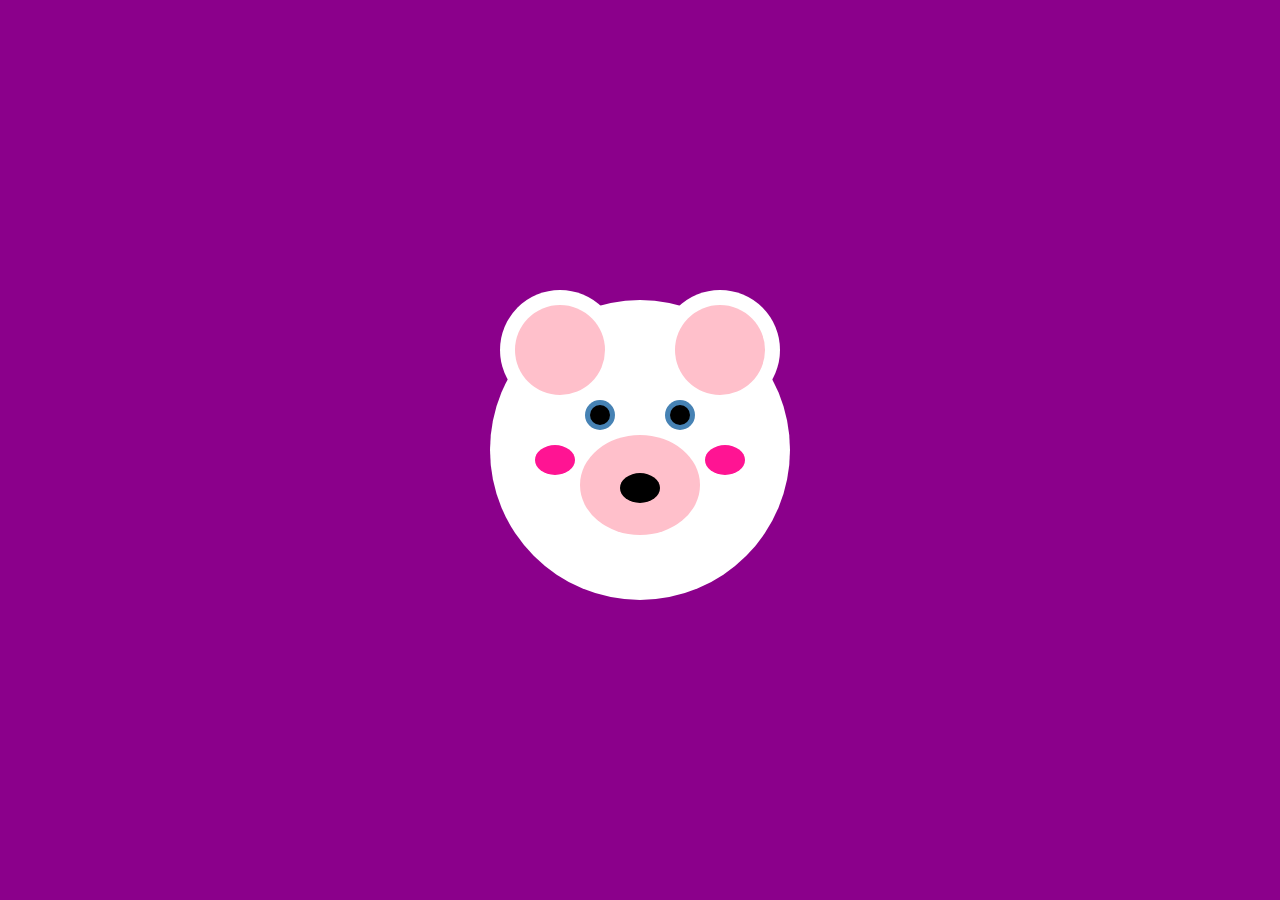
<file: CSS-Art-1/index.html>
<!DOCTYPE html>
<html lang="en">
<head>
    <meta charset="UTF-8">
    <meta http-equiv="X-UA-Compatible" content="IE=edge">
    <meta name="viewport" content="width=device-width, initial-scale=1.0">
    <link rel="stylesheet" href="style.css">
    <title>CSS Art-1</title>
</head>
<body>
    <div class="div-1"></div>
    <div class="div-2"></div>
</body>
</html>
</file>
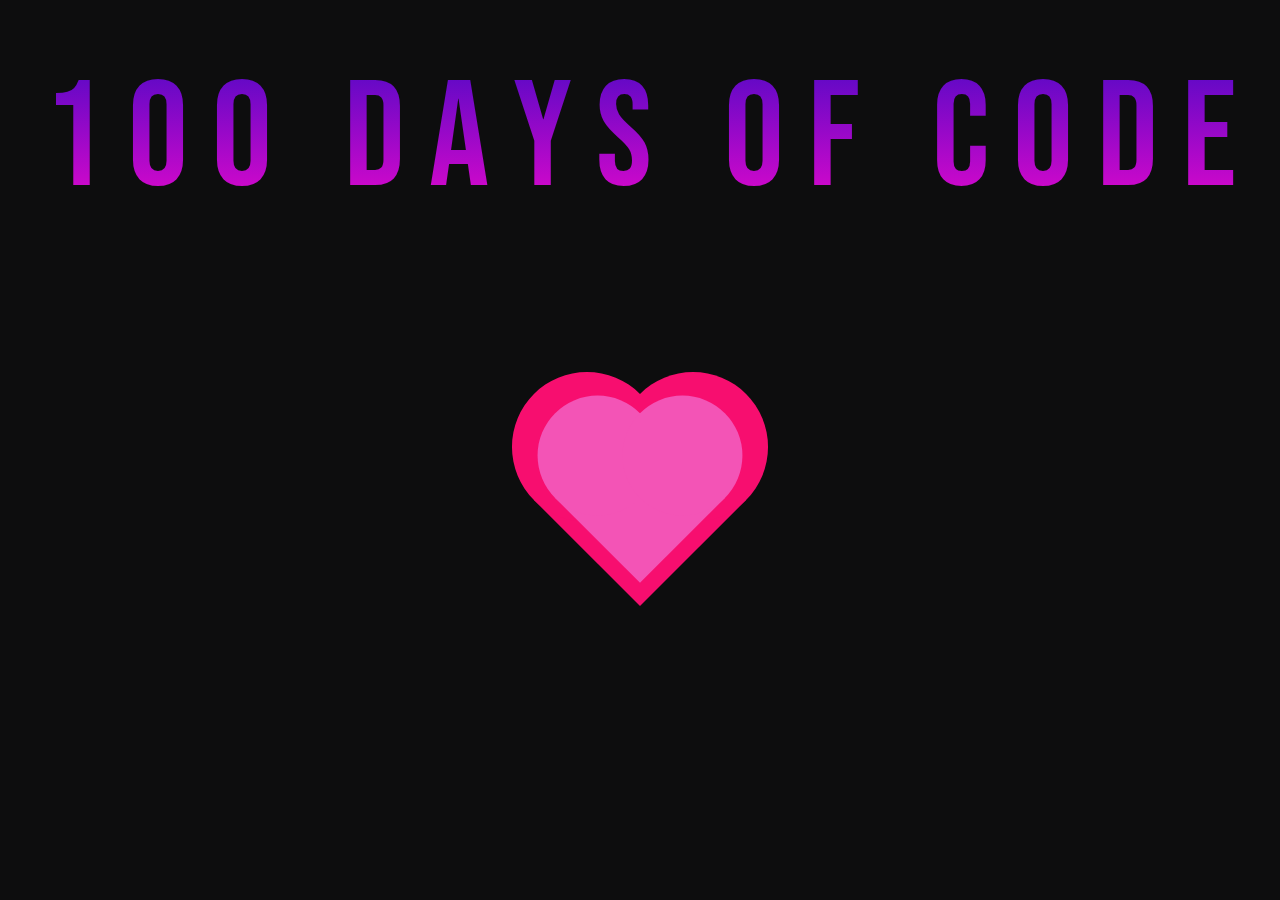
<file: CSS-Art-100-Days-Of-Code/index.html>
<!DOCTYPE html>
<html lang="en">
<head>
    <meta charset="UTF-8">
    <meta http-equiv="X-UA-Compatible" content="IE=edge">
    <meta name="viewport" content="width=device-width, initial-scale=1.0">
    <link rel="stylesheet" href="style.css">
    <title>100-Days-Of-Code</title>
</head>
<body>
    <div class="div-1">
        <div class="title">
            <span class="letter">1</span>
            <span class="letter">0</span>
            <span class="letter">0&nbsp;&nbsp;</span>
            <span class="letter">D</span>
            <span class="letter">a</span>
            <span class="letter">y</span>
            <span class="letter">s&nbsp;&nbsp;</span>
            <span class="letter">O</span>
            <span class="letter">f&nbsp;&nbsp;</span>
            <span class="letter">C</span>
            <span class="letter">o</span>
            <span class="letter">d</span>
            <span class="letter">e</span>
        </div>

        <div class="div-2">
            <div class="heart"></div>
            <div class="heart-2"></div>
        </div>
    </div>
</body>
</html>
</file>
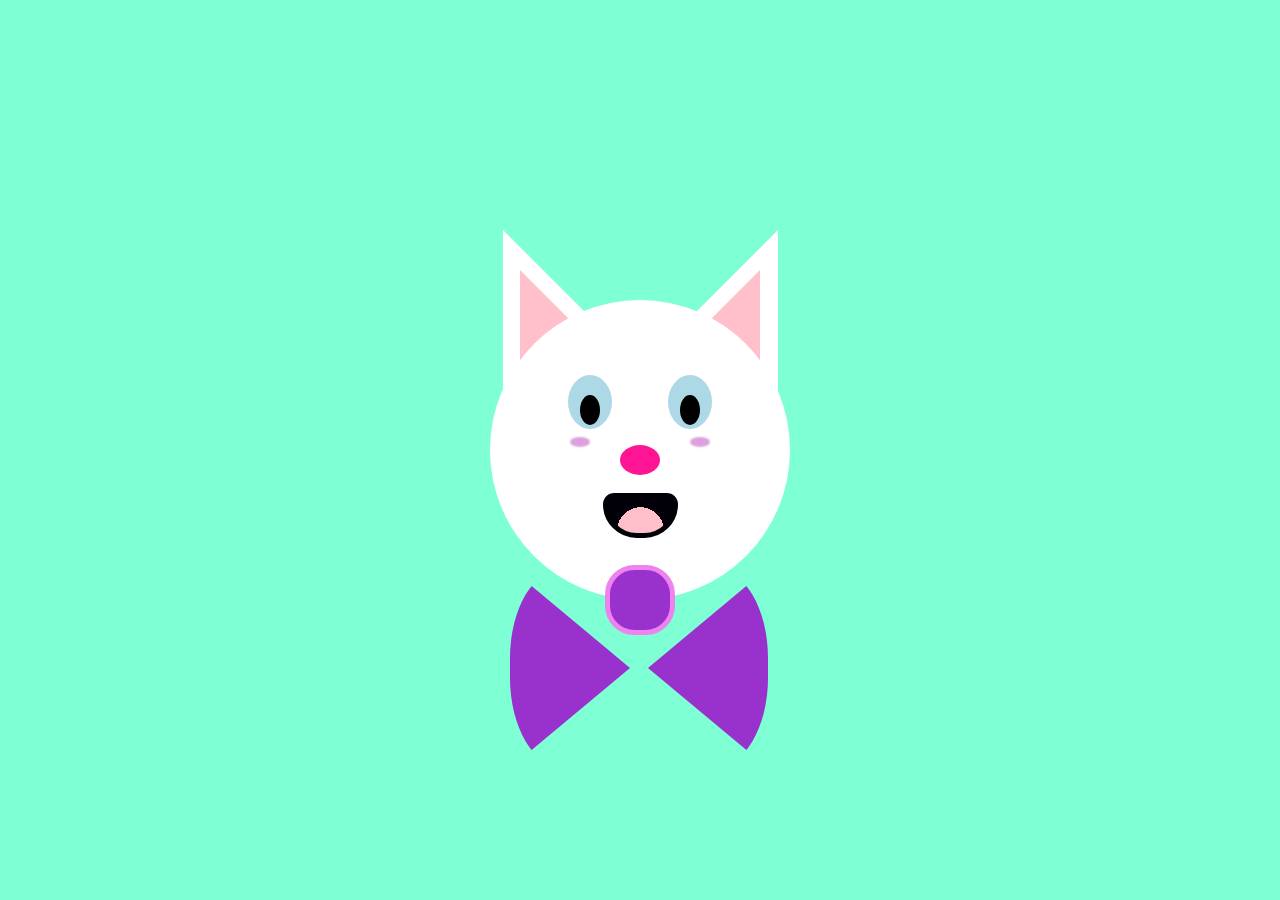
<file: CSS-Art-2/index.html>
<!DOCTYPE html>
<html lang="en">
<head>
    <meta charset="UTF-8">
    <meta http-equiv="X-UA-Compatible" content="IE=edge">
    <meta name="viewport" content="width=device-width, initial-scale=1.0">
    <link rel="stylesheet" href="style.css">
    <title>CSS Art-2</title>
</head>
<body>
    <div class="div-1"></div>
    <div class="div-2"></div>
    <div class="div-3"></div>
    <div class="div-4"></div>
    <div class="div-5"></div>
    <div class="div-6"></div>
    <div class="div-7"></div>
</body>
</html>
</file>
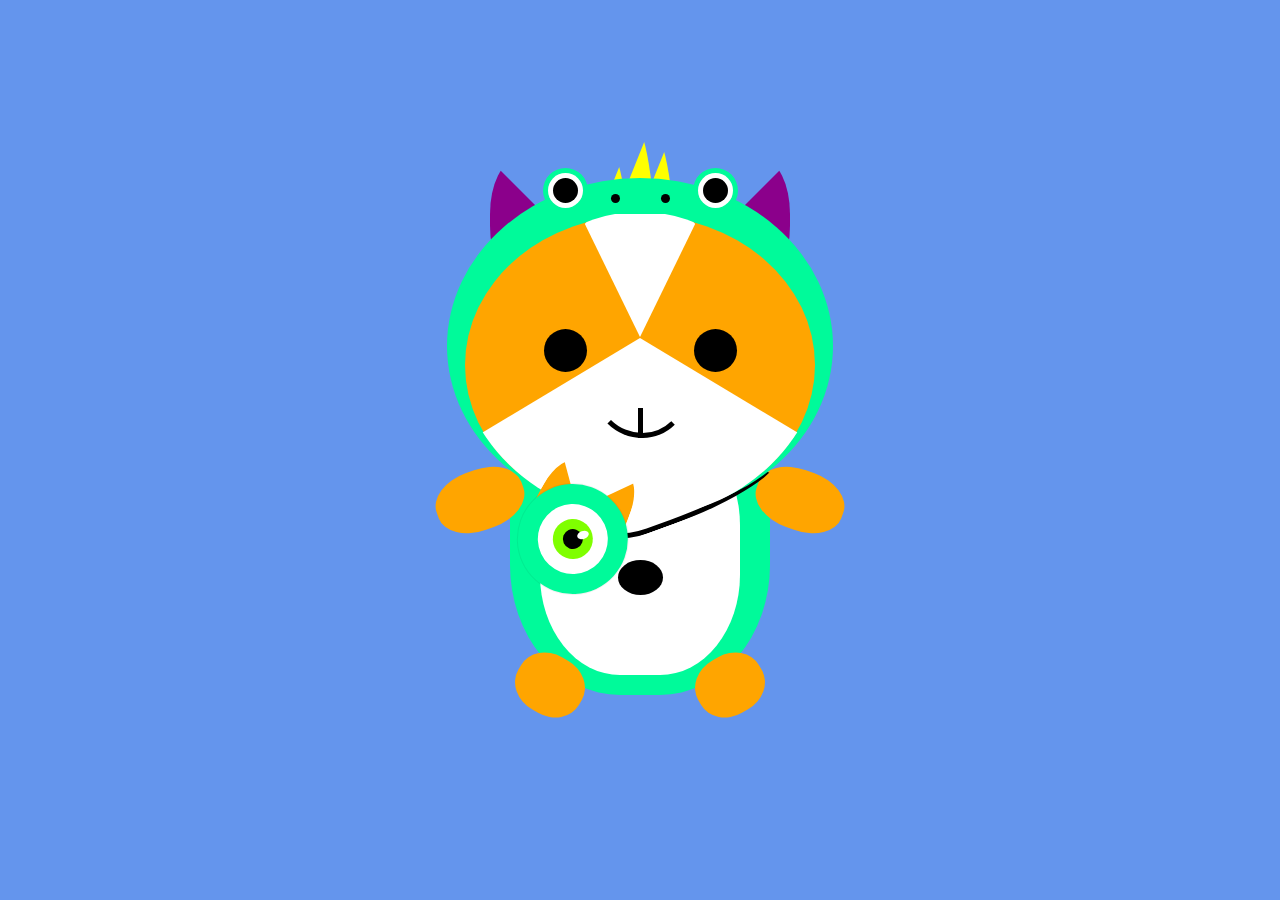
<file: CSS-Art-3-Updated/index.html>
<!DOCTYPE html>
<html lang="en">
<head>
    <meta charset="UTF-8">
    <meta http-equiv="X-UA-Compatible" content="IE=edge">
    <meta name="viewport" content="width=device-width, initial-scale=1.0">
    <link rel="stylesheet" href="style.css">
    <title>CSS Art-3-Updated</title>
</head>
<body>
    <div class="div-1"></div>
    <div class="div-2"></div>
    <div class="div-3"></div>
    <div class="div-4"></div>
    <div class="div-5"></div>
    <div class="div-6"></div>
    <div class="div-7"></div>
    <div class="div-8"></div> 
    <div class="div-9"></div>
    <div class="div-10"></div>
    <div class="div-11"></div>
    <div class="div-12"></div> 
    <div class="div-13"></div>
    <div class="div-14"></div>
    <div class="div-15"></div>
    <div class="div-16"></div> 
    <div class="div-17"></div> 
</body>
</html>
</file>
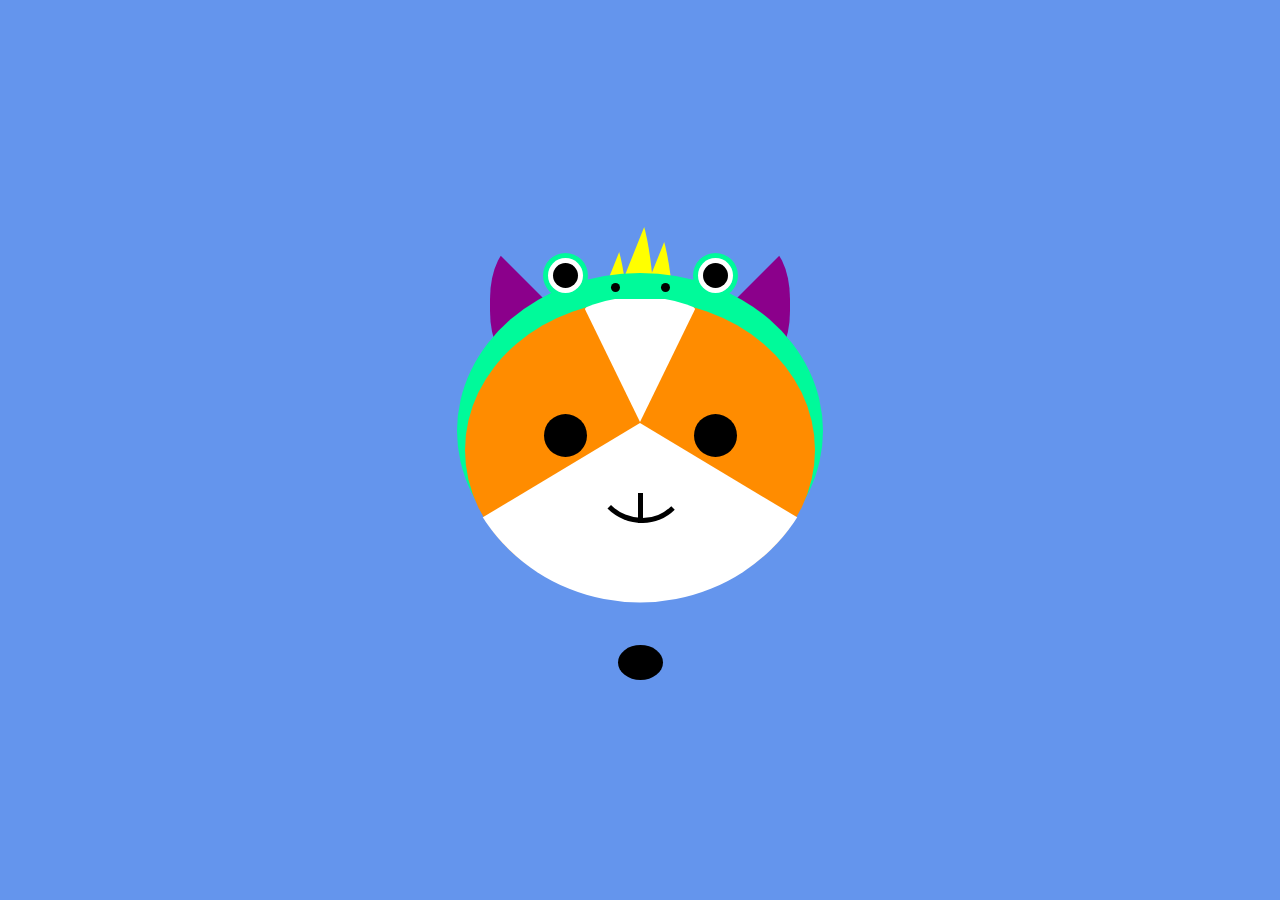
<file: CSS-Art-3/index.html>
<!DOCTYPE html>
<html lang="en">
<head>
    <meta charset="UTF-8">
    <meta http-equiv="X-UA-Compatible" content="IE=edge">
    <meta name="viewport" content="width=device-width, initial-scale=1.0">
    <link rel="stylesheet" href="style.css">
    <title>CSS Art-3</title>
</head>
<body>
    <div class="div-1"></div>
    <div class="div-2"></div>
    <div class="div-3"></div>
    <div class="div-4"></div>
    <div class="div-5"></div>
    <div class="div-6"></div>
    <div class="div-7"></div>
    <div class="div-8"></div>
</body>
</html>
</file>
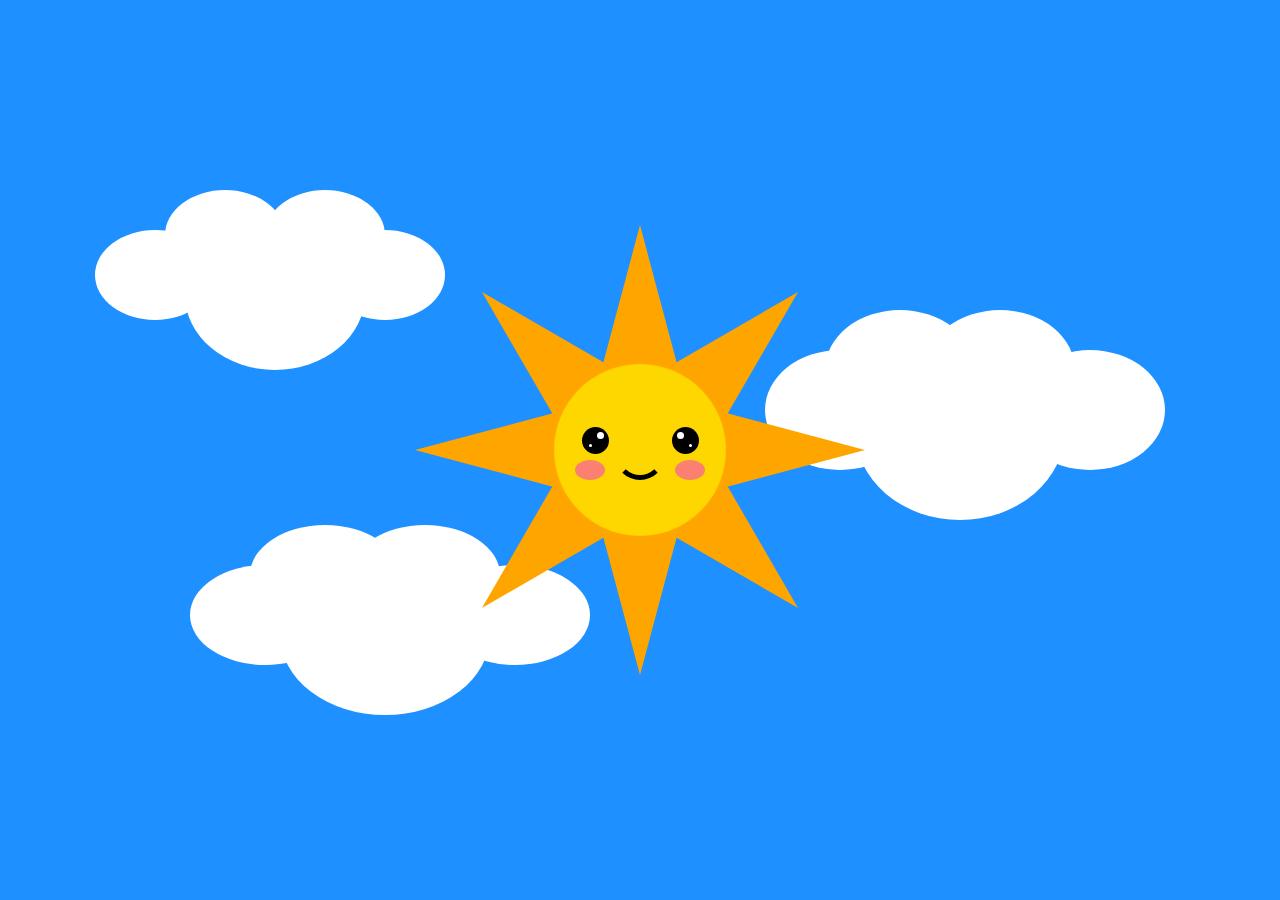
<file: CSS-Art-4/index.html>
<!DOCTYPE html>
<html lang="en">
<head>
    <meta charset="UTF-8">
    <meta http-equiv="X-UA-Compatible" content="IE=edge">
    <meta name="viewport" content="width=device-width, initial-scale=1.0">
    <link rel="stylesheet" href="style.css">
    <title>CSS-Art-4</title>
</head>
<body>
    <!-- Clouds -->
    <div class="div-1"></div>
    <div class="div-2"></div>
    <div class="div-3"></div>

    <!-- Sun -->
    <div class="div-4"></div>
    <div class="div-5"></div>
    <div class="div-6"></div>
    <div class="div-7"></div>
    <div class="div-8"></div>
    <div class="div-9"></div>
    <div class="div-10"></div>
    <div class="div-11"></div>

    <!-- Face -->
    <div class="div-12"></div>
    <div class="div-13"></div>
</body>
</html>
</file>
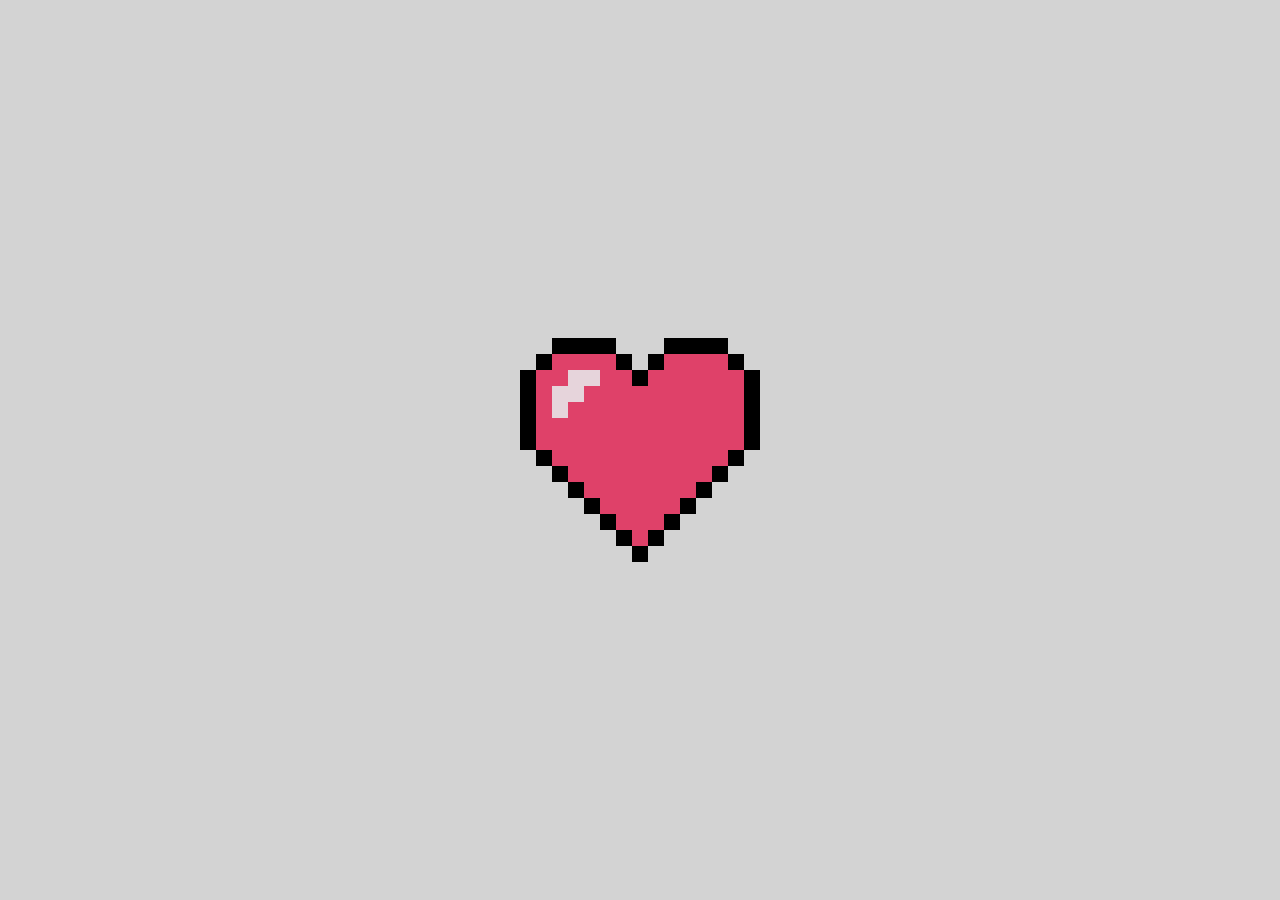
<file: Heart/index.html>
<!DOCTYPE html>
<html lang="en">
<head>
    <meta charset="UTF-8">
    <meta http-equiv="X-UA-Compatible" content="IE=edge">
    <meta name="viewport" content="width=device-width, initial-scale=1.0">
    <link rel="stylesheet" href="style.css">
    <title>Pixel-Art-1</title>
</head>
<body>
    <div class="heart">
        <div class="pixel"></div>
    </div>
</body>
</html>
</file>
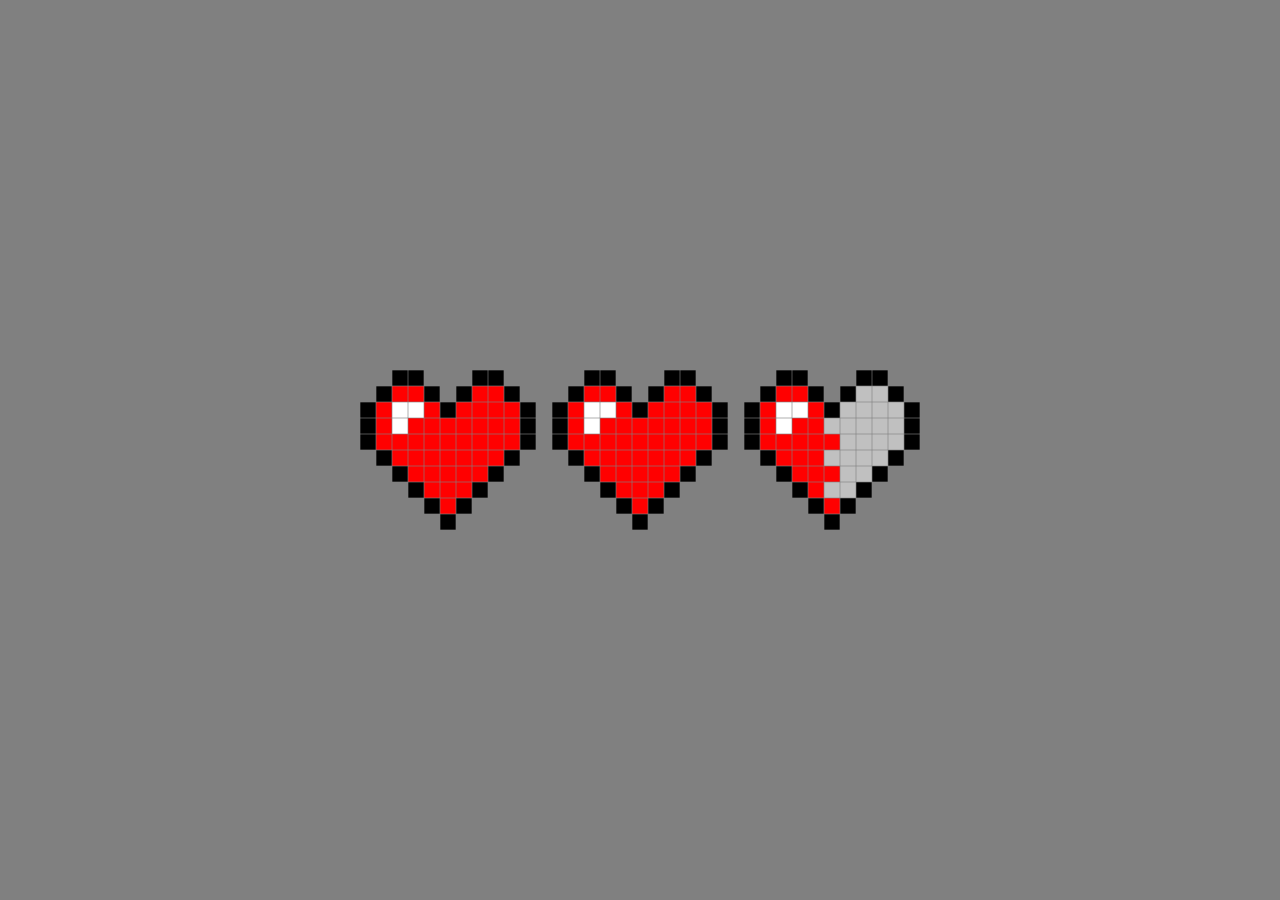
<file: Hearts/index.html>
<!DOCTYPE html>
<html lang="en">
<head>
    <meta charset="UTF-8">
    <meta http-equiv="X-UA-Compatible" content="IE=edge">
    <meta name="viewport" content="width=device-width, initial-scale=1.0">
    <link rel="stylesheet" href="style.css">
    <title>Pixel-Art-2</title>
</head>
<body>
    <div class="hearts">
        <div class="pixel"></div>
    </div>
</body>
</html>
</file>
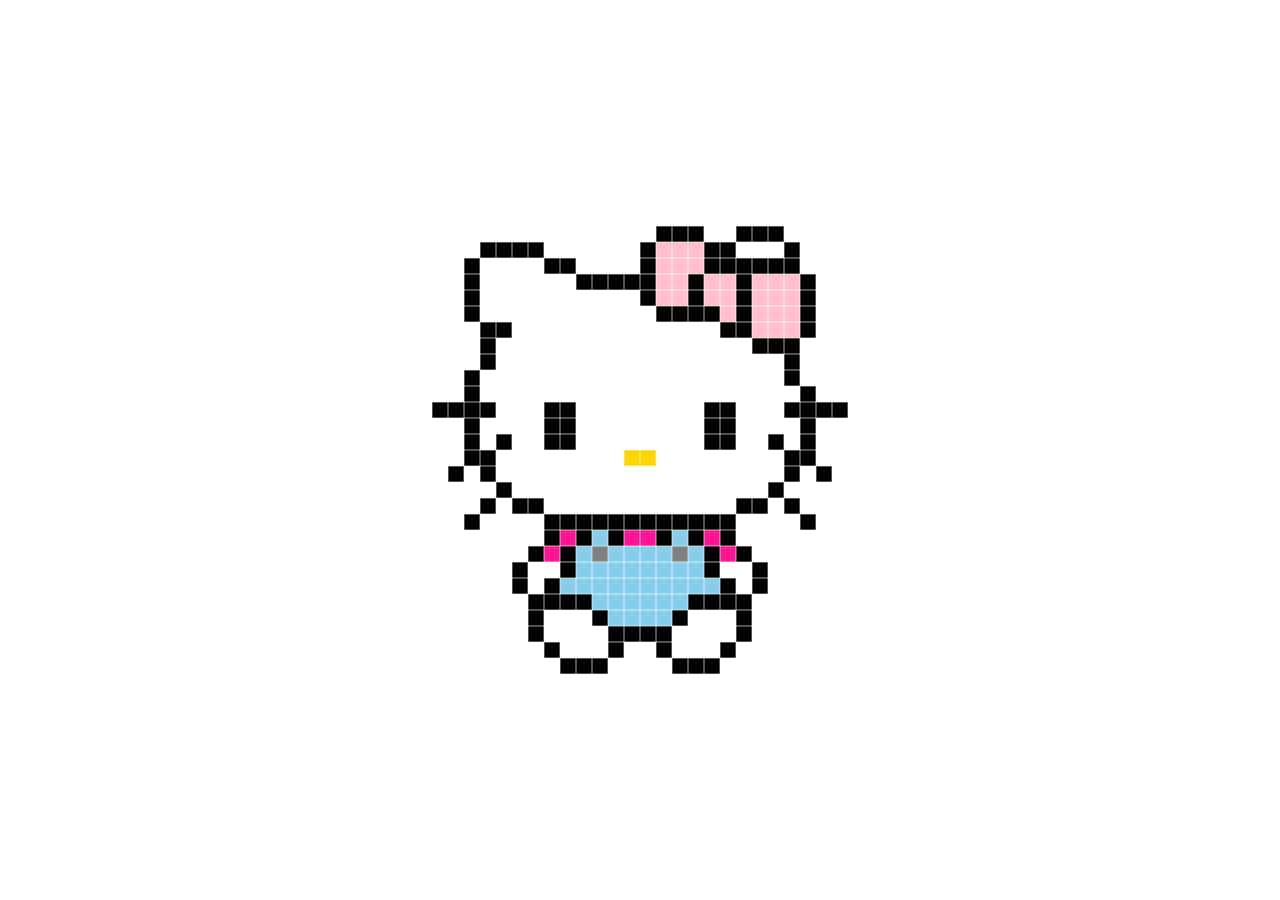
<file: Hello Kitty/index.html>
<!DOCTYPE html>
<html lang="en">
<head>
    <meta charset="UTF-8">
    <meta http-equiv="X-UA-Compatible" content="IE=edge">
    <meta name="viewport" content="width=device-width, initial-scale=1.0">
    <link rel="stylesheet" href="style.css">
    <title>Hello Kitty</title>
</head>
<body>
  <div class="hello-kitty">
    <div class="pixel"></div>
  </div>
</body>
</html>
</file>
<file: CSS-Art-1/style.css>
*, *::before, *::after{
    padding: 0;
    margin: 0;
    box-sizing: border-box;
}

body{
    background-color:darkmagenta;
}

.div-1{
    height: 300px;
    width: 300px;
    background-color: white;
    position:absolute;
    margin: auto;
    right:0;
    left:0;
    top: 0;
    bottom: 0;
    border-radius: 50% ;
}

.div-1::before{
    content: "";
    position: absolute;
    height: 120px;
    width: 120px;
    background-color: white;
    border-radius: 50%;
    top: -10px;
    right: 170px;
    box-shadow: 160px 0 0 white,
    40px 65px 0 -50px black,
    120px 65px 0 -50px black,
    40px 65px 0 -45px steelblue,
    120px 65px 0 -45px steelblue;
}

.div-1::after{
    content: "";
    height: 30px;
    width: 40px;
    background-color:deeppink;
    position:absolute;
    margin: auto;
    right:0;
    left: -170px;
    top: 20px;
    bottom: 0;
    border-radius: 50% ;
    box-shadow: 170px 0 0 deeppink;
}



.div-2{
    height: 100px;
    width: 120px;
    background-color: pink;
    position:absolute;
    margin: auto;
    right:0;
    left:0;
    top: 70px;
    bottom: 0;
    border-radius: 50% ;
}

.div-2::before{
    content: "";
    height: 30px;
    width: 40px;
    background-color: black;
    position:absolute;
    margin: auto;
    right:0;
    left:0;
    top: 5px;
    bottom: 0;
    border-radius: 50% ;
}

.div-2::after{
    content: "";
    height: 90px;
    width: 90px;
    background-color: pink;
    position:absolute;
    margin: auto;
    right:0;
    left: -160px;
    top: -270px;
    bottom: 0;
    border-radius: 50% ;
    box-shadow: 160px 0 0 pink;
}
</file>
<file: CSS-Art-100-Days-Of-Code/style.css>
@import url('https://fonts.googleapis.com/css2?family=Bebas+Neue&display=swap');

*, *::before, *::after{
    padding: 0;
    margin: 0;
    box-sizing: border-box;
}

body{
    background-color:rgb(13, 13, 14);
    text-align: center;
}

.div-1{
    position:absolute;
    margin: auto;
    right:0;
    left:0;
    top: 0;
    bottom: 0;
}

.title{
    font-size:150px;
    margin-top:50px;
    font-family: 'Bebas Neue', cursive;
    background: -webkit-linear-gradient(rgb(75, 9, 197), rgb(243, 8, 204));
    -webkit-background-clip: text;
    -webkit-text-fill-color: transparent;
    animation:updown 1.2s infinite;
}

@keyframes updown{
    0%, 100%{
        transform: translateY(0);
    }

    50%{
        transform: translateY(1rem);
    }
}

.heart {
    position: absolute;
    margin: auto;
    top: 100px;
    right: 0;
    bottom: 0;
    left: 0;
    background-color: rgb(247, 14, 111);
    height: 150px;
    width: 150px;
    transform: rotate(-45deg);
}

.heart:after {
    background-color: rgb(247, 14, 111);
    content: "";
    border-radius: 50%;
    position: absolute;
    width: 150px;
    height: 150px;
    top: 0px;
    left: 75px;
}

.heart:before {
    background-color: rgb(247, 14, 111);
    content: "";
    border-radius: 50%;
    position: absolute;
    width: 150px;
    height: 150px;
    top: -75px;
    left: 0px;
}

.heart-2 {
    position: absolute;
    margin: auto;
    top: 95px;
    right: 0;
    bottom: 0;
    left: 0;
    background-color: rgb(243, 84, 182);
    height: 120px;
    width: 120px;
    transform: rotate(-45deg);
    animation: beat 1.2s infinite;
}

.heart-2:after {
    background-color: rgb(243, 84, 182);
    content: "";
    border-radius: 50%;
    position: absolute;
    width: 120px;
    height: 120px;
    top: 0px;
    left: 60px;
}

.heart-2:before {
    background-color: rgb(243, 84, 182);
    content: "";
    border-radius: 50%;
    position: absolute;
    width: 120px;
    height: 120px;
    top: -60px;
    left: 0px;
}

@keyframes beat {
    0% {
        transform: scale(1) rotate(-45deg);
    }
    50% {
        transform: scale(0.6) rotate(-45deg);
    }
}

@media (max-width: 1100px){
    .title{
        font-size:75px;
    }
}

@media (max-width: 900px){
    .title{
        font-size:60px;
    }
}

@media (max-width: 700px){
    .title{
        top:-100px;
    }
}

@media (max-width: 500px){
    .title{
        font-size:30px;
    }

    .heart, .heart-2{
        top:50px;
    }
}
</file>
<file: CSS-Art-2/style.css>
*, *::before, *::after{
    padding: 0;
    margin: 0;
    box-sizing: border-box;
}

body{
    background-color:aquamarine;
}

.div-1{
    width: 0; 
    height: 0; 
    border-top: 90px solid transparent;
    border-bottom: 90px solid transparent; 
    border-right:90px solid white; 
    position:absolute;
    margin: auto;
    right:0;
    left:185px;
    top: 0;
    bottom: 260px;
}

.div-2{
    width: 0; 
    height: 0; 
    border-top: 90px solid transparent;
    border-bottom: 90px solid transparent; 
    border-left:90px solid white; 
    position:absolute;
    margin: auto;
    right:185px;
    left:0;
    top: 0;
    bottom: 260px;
}

.div-3{
    width: 0; 
    height: 0; 
    border-top: 50px solid transparent;
    border-bottom: 50px solid transparent; 
    border-right:50px solid pink; 
    position:absolute;
    margin: auto;
    right:0;
    left:190px;
    top: 0;
    bottom: 260px;
}

.div-4{
    width: 0; 
    height: 0; 
    border-top: 50px solid transparent;
    border-bottom: 50px solid transparent; 
    border-left:50px solid pink; 
    position:absolute;
    margin: auto;
    right:190px;
    left:0;
    top: 0;
    bottom: 260px;
}

.div-5{
    height: 300px;
    width: 300px;
    background-color: white;
    position:absolute;
    margin: auto;
    right:0;
    left:0;
    top: 0;
    bottom: 0;
    border-radius: 50% ;
}

.div-5::before{
    content: "";
    position: absolute;
    height: 30px;
    width: 20px;
    background-color: black;
    position:absolute;
    margin: auto;
    right:100px;
    left:0;
    top: 0;
    bottom: 80px;
    border-radius: 50% ;
    box-shadow: 100px 0 0 black,
    100px -8px 0 12px lightblue,
    0 -8px 0 12px lightblue;
}

.div-5::after{
    content: "";
    position: absolute;
    height: 30px;
    width: 40px;
    background-color: deeppink;
    position:absolute;
    margin: auto;
    right:0;
    left:0;
    top: 20px;
    bottom: 0;
    border-radius: 50% ;
    box-shadow: 60px -18px 2px -10px plum,
    -60px -18px 2px -10px plum;
}

.div-6{
    position:absolute;
    margin: auto;
    height: 45px;
    width: 75px;
    right:0;
    left:0;
    top: 130px;
    bottom: 0;
    border-radius: 15px 15px 45px 45px;
    border: 5px solid #010008;
    background: radial-gradient(
        at 50% 100%,
        pink 24px,
        #010008 24px
    );
}

.div-6::before{
    content: "";
    width: 0; 
    height: 0; 
    border-radius: 45%;
    border-top: 100px solid transparent;
    border-bottom: 100px solid transparent; 
    border-right:120px solid darkorchid; 
    position:absolute;
    margin: auto;
    right:0;
    left:40px;
    top: 170px;
    bottom: 0;
}

.div-6::after{
    content: "";
    width: 0; 
    height: 0; 
    border-radius: 45%;
    border-top: 100px solid transparent;
    border-bottom: 100px solid transparent; 
    border-left:120px solid darkorchid; 
    position:absolute;
    margin: auto;
    right:0;
    left:-140px;
    top: 170px;
    bottom: 0;
}

.div-7{
    height: 70px;
    width: 70px;
    background-color:darkorchid;
    border: 5px solid violet;
    position:absolute;
    margin: auto;
    right:0;
    left:0;
    top: 300px;
    bottom: 0;
    border-radius: 42% ;
}
</file>
<file: CSS-Art-3-Updated/style.css>
*, *::before, *::after{
    padding: 0;
    margin: 0;
    box-sizing: border-box;
}

body{
    background-color:cornflowerblue;
}

.div-1{
    width: 0; 
    height: 0; 
    border-top: 60px solid transparent;
    border-bottom: 60px solid transparent; 
    border-right: 60px solid darkmagenta; 
    border-radius: 45%;
    position:absolute;
    margin: auto;
    right:0;
    left:240px;
    top: 0;
    bottom: 460px;
}

.div-2{
    width: 0; 
    height: 0; 
    border-top: 60px solid transparent;
    border-bottom: 60px solid transparent; 
    border-left: 60px solid darkmagenta; 
    border-radius: 45%; 
    position:absolute;
    margin: auto;
    right:240px;
    left:0;
    top: 0;
    bottom: 460px;
}

.div-3{
    width: 0; 
    height: 0; 
    border-top: 150px solid transparent;
    border-bottom: 150px solid transparent; 
    border-right: 60px solid yellow;
    border-radius: 45%;
    position:absolute;
    margin: auto;
    right:0;
    left:-30px;
    top: 0;
    bottom: 370px;
}

.div-4{
    width: 0; 
    height: 0; 
    border-top: 150px solid transparent;
    border-bottom: 150px solid transparent; 
    border-right: 60px solid yellow;
    border-radius: 45%;
    position:absolute;
    margin: auto;
    right:0;
    left: -80px;
    top: 0;
    bottom: 320px;
}

.div-5{
    width: 0; 
    height: 0; 
    border-top: 150px solid transparent;
    border-bottom: 150px solid transparent; 
    border-right: 60px solid yellow;
    border-radius: 45%;
    position:absolute;
    margin: auto;
    right:0;
    left:10px;
    top: 0;
    bottom: 350px;
}

.div-6{
    height: 250px;
    width: 200px;
    background-color: white;
    border-radius: 40% ;
    position:absolute;
    margin: auto;
    right:0;
    left:0;
    top: 0;
    bottom: -200px;
    box-shadow: 0 -10px 0 30px mediumspringgreen;
}

.div-7{
    height: 90px;
    width: 60px;
    background-color: orange;
    transform: rotate(70deg);
    border-radius: 45% ;
    position:absolute;
    margin: auto;
    right: 320px;
    left:0;
    top: 0;
    bottom: -100px; 
}

.div-8{
    height: 90px;
    width: 60px;
    background-color: orange;
    transform: rotate(-70deg);
    border-radius: 45% ;
    position:absolute;
    margin: auto;
    right: -320px;
    left:0;
    top: 0;
    bottom: -100px; 
}

.div-9{
    height: 70px;
    width: 60px;
    background-color: orange;
    transform: rotate(60deg);
    border-radius: 45% ;
    position:absolute;
    margin: auto;
    right: -180px;
    left:0;
    top: 0;
    bottom: -470px; 
}

.div-10{
    height: 70px;
    width: 60px;
    background-color: orange;
    transform: rotate(-60deg);
    border-radius: 45% ;
    position:absolute;
    margin: auto;
    right: 180px;
    left:0;
    top: 0;
    bottom: -470px; 
}

.div-11{
    width: 200px;
    height: 60px;
    border: solid 5px #000;
    border-color: transparent transparent #000 transparent;
    border-radius: 0 0 250px 50%/60px;
    transform: rotate(-20deg);
    position:absolute;
    margin: auto;
    right: 0;
    left:90px;
    top: 75px;
    bottom: 0;
}

.div-12{
    height: 300px;
    width: 350px;
    background-color:orange;
    border-radius: 50% ;
    position:absolute;
    margin: auto;
    right:0;
    left:0;
    top: 0;
    bottom: 170px;
    box-shadow: 0 -19px 0 18px mediumspringgreen,
    0 1px 0 0 lightgrey;
}

.div-12::before{
    content: "";
    height: 0;
    width: 0;
    border-left: 300px solid transparent;
    border-right: 300px solid transparent; 
    border-bottom: 180px solid white; 
    border-radius: 20%;
    position:absolute;
    margin: auto;
    right:0;
    left:-125px;
    top: 0;
    bottom: -125px;
    clip-path: ellipse(185px 180px at 50% 0%);
}

.div-12::after{
    content: "";
    height: 0;
    width: 0;
    border-left: 60px solid transparent;
    border-right: 60px solid transparent; 
    border-top: 123px solid white; 
    border-radius: 20%;
    position:absolute;
    margin: auto;
    right:0;
    left:0;
    top: 0;
    bottom: 180px;
    clip-path: ellipse(122px 100px at 50% 80%);
}

.div-13{
    height: 30px;
    width: 5px;
    background-color:black;
    position:absolute;
    margin: auto;
    right:0;
    left:0;
    top: 0;
    bottom: 55px;
}

.div-13::before{
    content: "";
    width: 55px;
    height: 100px;
    border: solid 5px #000;
    border-color: transparent transparent #000 transparent;
    border-radius: 0 0  50% 240px;
    position:absolute;
    margin: auto;
    right: 0;
    left:-45px;
    top: -70px;
    bottom: 0;
}

.div-13::after{
    content: "";
    width: 50px;
    height: 100px;
    border: solid 5px #000;
    border-color: transparent transparent #000 transparent;
    border-radius: 0 0 240px 50%;
    position:absolute;
    margin: auto;
    right: 0;
    left:0;
    top: -70px;
    bottom: 0;
}

.div-14{
    height: 25px;
    width: 25px;
    background-color: black;
    border-radius: 50% ;
    position:absolute;
    margin: auto;
    right:0;
    left:150px;
    top: 0;
    bottom: 520px;
    box-shadow: -150px 0 0 0 black,
    -150px 0 0 5px white,
    0 0 0 5px white,
    -150px 0 0 10px mediumspringgreen,
    0 0 0 10px mediumspringgreen,
    -100px 8px 0 -8px black,
    -50px 8px 0 -8px black,
    0 160px 0 9px black,
    -150px 160px 0 9px black;
}

.div-14::before{
    content: "";
    height: 35px;
    width: 45px;
    background-color: black;
    border-radius: 50%;
    position:absolute;
    margin: auto;
    right:0;
    left:-150px;
    top: 400px;
    bottom: 0;
}

.div-15{
    width: 0; 
    height: 0; 
    border-top: 40px solid transparent;
    border-bottom: 40px solid transparent; 
    border-right: 40px solid orange; 
    border-radius: 45%;
    transform: rotate(20deg);
    position:absolute;
    margin: auto;
    right:0;
    left:-60px;
    top: 0;
    bottom: -120px;
}

.div-15::before{
    content: "";
    width: 0; 
    height: 0; 
    border-top: 40px solid transparent;
    border-bottom: 40px solid transparent; 
    border-left: 40px solid orange; 
    border-radius: 45%; 
    transform: rotate(10deg);
    position:absolute;
    margin: auto;
    right:0;
    left:-65px;
    top: 0;
    bottom: -10px;
}

.div-15::after{
    content: "";
    height: 20px;
    width: 20px;
    background-color:black;
    border-radius: 50% ;
    position:absolute;
    margin: auto;
    right:0;
    left:-15px;
    top: 0;
    bottom: -80px;
    box-shadow: 0 0 0 10px chartreuse,
    0 0 0 25px white,
    0 0 0 45px mediumspringgreen,
    0 0 0 46px rgba(0, 0, 0, 0.055);
}

.div-16{
    height: 8px;
    width: 12px;
    background-color:white;
    border-radius: 50% ;
    transform: rotate(-20deg);
    position:absolute;
    margin: auto;
    right:115px;
    left:0;
    top: 0;
    bottom: -170px;
}
</file>
<file: CSS-Art-3/style.css>
*, *::before, *::after{
    padding: 0;
    margin: 0;
    box-sizing: border-box;
}

body{
    background-color:cornflowerblue;
}

.div-1{
    width: 0; 
    height: 0; 
    border-top: 60px solid transparent;
    border-bottom: 60px solid transparent; 
    border-right: 60px solid darkmagenta; 
    border-radius: 45%;
    position:absolute;
    margin: auto;
    right:0;
    left:240px;
    top: 0;
    bottom: 290px;
}

.div-2{
    width: 0; 
    height: 0; 
    border-top: 60px solid transparent;
    border-bottom: 60px solid transparent; 
    border-left: 60px solid darkmagenta; 
    border-radius: 45%; 
    position:absolute;
    margin: auto;
    right:240px;
    left:0;
    top: 0;
    bottom: 290px;
}

.div-3{
    width: 0; 
    height: 0; 
    border-top: 150px solid transparent;
    border-bottom: 150px solid transparent; 
    border-right: 60px solid yellow;
    border-radius: 45%;
    position:absolute;
    margin: auto;
    right:0;
    left:-30px;
    top: 0;
    bottom: 200px;
}

.div-4{
    width: 0; 
    height: 0; 
    border-top: 150px solid transparent;
    border-bottom: 150px solid transparent; 
    border-right: 60px solid yellow;
    border-radius: 45%;
    position:absolute;
    margin: auto;
    right:0;
    left: -80px;
    top: 0;
    bottom: 150px;
}

.div-5{
    width: 0; 
    height: 0; 
    border-top: 150px solid transparent;
    border-bottom: 150px solid transparent; 
    border-right: 60px solid yellow;
    border-radius: 45%;
    position:absolute;
    margin: auto;
    right:0;
    left:10px;
    top: 0;
    bottom: 170px;
}

.div-6{
    height: 300px;
    width: 350px;
    background-color:darkorange;
    border-radius: 50% ;
    position:absolute;
    margin: auto;
    right:0;
    left:0;
    top: 0;
    bottom: 0;
    box-shadow: 0 -19px 0 8px mediumspringgreen;
}

.div-6::before{
    content: "";
    height: 0;
    width: 0;
    border-left: 300px solid transparent;
    border-right: 300px solid transparent; 
    border-bottom: 180px solid white; 
    border-radius: 20%;
    position:absolute;
    margin: auto;
    right:0;
    left:-125px;
    top: 0;
    bottom: -125px;
    clip-path: ellipse(185px 180px at 50% 0%);
}

.div-6::after{
    content: "";
    height: 0;
    width: 0;
    border-left: 60px solid transparent;
    border-right: 60px solid transparent; 
    border-top: 123px solid white; 
    border-radius: 20%;
    position:absolute;
    margin: auto;
    right:0;
    left:0;
    top: 0;
    bottom: 180px;
    clip-path: ellipse(122px 100px at 50% 80%);
}

.div-7{
    height: 30px;
    width: 5px;
    background-color:black;
    position:absolute;
    margin: auto;
    right:0;
    left:0;
    top: 0;
    bottom: -115px;
}

.div-7::before{
    content: "";
    width: 55px;
    height: 100px;
    border: solid 5px #000;
    border-color: transparent transparent #000 transparent;
    border-radius: 0 0  50% 240px;
    position:absolute;
    margin: auto;
    right: 0;
    left:-45px;
    top: -70px;
    bottom: 0;
}

.div-7::after{
    content: "";
    width: 50px;
    height: 100px;
    border: solid 5px #000;
    border-color: transparent transparent #000 transparent;
    border-radius: 0 0 240px 50%;
    position:absolute;
    margin: auto;
    right: 0;
    left:0;
    top: -70px;
    bottom: 0;
}

.div-8{
    height: 25px;
    width: 25px;
    background-color: black;
    border-radius: 50% ;
    position:absolute;
    margin: auto;
    right:0;
    left:150px;
    top: 0;
    bottom: 350px;
    box-shadow: -150px 0 0 0 black,
    -150px 0 0 5px white,
    0 0 0 5px white,
    -150px 0 0 10px mediumspringgreen,
    0 0 0 10px mediumspringgreen,
    -100px 12px 0 -8px black,
    -50px 12px 0 -8px black,
    0 160px 0 9px black,
    -150px 160px 0 9px black;
}

.div-8::before{
    content: "";
    height: 35px;
    width: 45px;
    background-color: black;
    border-radius: 50%;
    position:absolute;
    margin: auto;
    right:0;
    left:-150px;
    top: 400px;
    bottom: 0;
}
</file>
<file: CSS-Art-4/style.css>
:root {
    --main-bg-color:gold;
    --secondary-bg-color:orange;
}

*, *::before, *::after{
    margin: 0;
    padding: 0;
    box-sizing: border-box;
}

body{
    background-color:dodgerblue;
}

/* Clouds */
.div-1{
    margin: auto;
    position: absolute;
    height: 120px;
    width: 150px;
    border-radius: 50%;
    background-color: white;
    top: -80px;
    bottom: 0;
    left: 400px;
    right: 0;
    box-shadow:120px 20px 0 30px white,
    60px -40px 0 0 white,
    160px -40px 0 0 white,
    250px 0 0 0 white;
}

.div-2{
    margin: auto;
    position: absolute;
    height: 100px;
    width: 150px;
    border-radius: 50%;
    background-color: white;
    top: 330px;
    bottom: 0;
    left: -750px;
    right: 0;
    box-shadow:120px 20px 0 30px white,
    60px -40px 0 0 white,
    160px -40px 0 0 white,
    250px 0 0 0 white;
}

.div-3{
    margin: auto;
    position: absolute;
    height: 90px;
    width: 120px;
    border-radius: 50%;
    background-color: white;
    top: -350px;
    bottom: 0;
    left: -970px;
    right: 0;
    box-shadow:120px 20px 0 30px white,
    70px -40px 0 0 white,
    170px -40px 0 0 white,
    230px 0 0 0 white;
}

/* Sun */
.div-4, .div-5, .div-6, .div-7, .div-8, .div-9, .div-10, .div-11{
    width: 0; 
    height: 0; 
    position:absolute;
    margin: auto;
    right:0;
    bottom: 0;
}

.div-4, .div-5{
    border-top: 40px solid transparent;
    border-bottom: 40px solid transparent; 
    top: 0;
}

.div-4{
    border-right: 150px solid var(--secondary-bg-color); 
    left:-300px;
}

.div-5{
    border-left: 150px solid var(--secondary-bg-color); 
    left:300px;
}

.div-6, .div-7{
    border-right: 40px solid transparent;
    border-left: 40px solid transparent; 
    left:0;
}

.div-6{
    border-bottom: 150px solid var(--secondary-bg-color); 
    top: -300px;
}

.div-7{
    border-top: 150px solid var(--secondary-bg-color); 
    top: 300px;
}

.div-8, .div-9{
    border-right: 40px solid transparent;
    border-left: 40px solid transparent; 
    top: 210px;
}

.div-8{
    border-top: 150px solid var(--secondary-bg-color); 
    left:-210px;
    transform: rotate(45deg);
}

.div-9{
    border-top: 150px solid var(--secondary-bg-color);
    left:210px;
    transform: rotate(-45deg);
}

.div-10, .div-11{
    border-right: 40px solid transparent;
    border-left: 40px solid transparent; 
    top: -210px;
}

.div-10{
    border-bottom: 150px solid var(--secondary-bg-color); 
    left:-210px;
    transform: rotate(-45deg);
}

.div-11{
    border-bottom: 150px solid var(--secondary-bg-color);  
    left:210px;
    transform: rotate(45deg);
}

/* Face */
.div-12{
    margin: auto;
    position: absolute;
    height: 170px;
    width: 170px;
    border-radius: 50%;
    background-color: var(--main-bg-color);
    top: 0;
    bottom: 0;
    left: 0;
    right: 0;
    box-shadow:0 0 1px 1px var(--main-bg-color);
}

.div-12::before{
    content:'';
    margin: auto;
    position: absolute;
    height: 7px;
    width: 7px;
    border-radius: 50%;
    background-color:white;
    top: -30px;
    bottom: 0;
    left: 80px;
    right: 0;
    box-shadow: -80px 0 0 white,
    -90px 10px 0 -2px white,
    10px 10px 0 -2px white,
    5px 5px 0 10px black,
    -85px 5px 0 10px black;
}

.div-12::after{
    content:'';
    margin: auto;
    position: absolute;
    height: 20px;
    width: 30px;
    border-radius: 50%;
    background-color:salmon;
    top: 0;
    bottom: -40px;
    left: 100px;
    right: 0;
    box-shadow: -100px 0 0 salmon;
}

.div-13{
    width: 50px;
    height: 100px;
    border: solid 5px #000;
    border-color: transparent transparent #000 transparent;
    border-radius: 0 0 240px 240px;
    position:absolute;
    margin: auto;
    right: 0;
    left:0;
    top: -40px;
    bottom: 0;
}

/*  */
.div-1{
    animation-duration: 3s;
    animation-name: slide1;
    animation-iteration-count: infinite;
}

.div-2 {
    animation-duration: 3s;
    animation-name: slide2;
    animation-iteration-count: infinite;
}

.div-3{
    animation-duration: 3s;
    animation-name: slide3;
    animation-iteration-count: infinite;
}

@keyframes slide1 {
    0%   {left:400px; top: -80px;}
    25%  {left:200px; top:-80px;}
}

@keyframes slide2 {
    0%   {left:-750px; top:330px;}
    25%  {left:-950px; top:330px;}
}

@keyframes slide3 {
    0%   {left:-970px; top:-350px;}
    25%  {left:-1170px; top:-350px;}
}
</file>
<file: Heart/style.css>
body{
  background-color:lightgray;
}

.heart{
    width:17rem;
    height:16rem;
    top:50%;
    left: 50%;
    transform:translate(-50% ,-50%);
    position: absolute;
}

.pixel{
    width: 1rem;
    height: 1rem;
    box-shadow: 
    /* row1 */
    3rem 1rem #000, 4rem 1rem #000, 5rem 1rem #000, 6rem 1rem #000, 10rem 1rem #000, 11rem 1rem #000, 12rem 1rem #000, 13rem 1rem #000,
    /* row2 */
    2rem 2rem #000, 3rem 2rem rgb(223, 65, 105), 4rem 2rem rgb(223, 65, 105), 5rem 2rem rgb(223, 65, 105), 6rem 2rem rgb(223, 65, 105), 7rem 2rem #000, 9rem 2rem #000, 10rem 2rem rgb(223, 65, 105), 11rem 2rem rgb(223, 65, 105), 12rem 2rem rgb(223, 65, 105), 13rem 2rem rgb(223, 65, 105), 14rem 2rem #000,
    /* row3 */
    1rem 3rem #000, 2rem 3rem rgb(223, 65, 105), 3rem 3rem rgb(223, 65, 105), 4rem 3rem rgb(230, 212, 219), 5rem 3rem rgb(230, 212, 219), 6rem 3rem rgb(223, 65, 105), 7rem 3rem rgb(223, 65, 105), 8rem 3rem #000, 9rem 3rem rgb(223, 65, 105), 10rem 3rem rgb(223, 65, 105), 11rem 3rem rgb(223, 65, 105), 12rem 3rem rgb(223, 65, 105), 13rem 3rem rgb(223, 65, 105), 14rem 3rem rgb(223, 65, 105), 15rem 3rem #000,
    /* row4 */
    1rem 4rem #000, 2rem 4rem rgb(223, 65, 105), 3rem 4rem rgb(230, 212, 219), 4rem 4rem rgb(230, 212, 219), 5rem 4rem rgb(223, 65, 105), 6rem 4rem rgb(223, 65, 105), 7rem 4rem rgb(223, 65, 105), 8rem 4rem rgb(223, 65, 105), 9rem 4rem rgb(223, 65, 105), 10rem 4rem rgb(223, 65, 105), 11rem 4rem rgb(223, 65, 105), 12rem 4rem rgb(223, 65, 105), 13rem 4rem rgb(223, 65, 105), 14rem 4rem rgb(223, 65, 105), 15rem 4rem #000,
    /* row5 */
    1rem 5rem #000, 2rem 5rem rgb(223, 65, 105), 3rem 5rem rgb(230, 212, 219), 4rem 5rem rgb(223, 65, 105), 5rem 5rem rgb(223, 65, 105), 6rem 5rem rgb(223, 65, 105), 7rem 5rem rgb(223, 65, 105), 8rem 5rem rgb(223, 65, 105), 9rem 5rem rgb(223, 65, 105), 10rem 5rem rgb(223, 65, 105), 11rem 5rem rgb(223, 65, 105), 12rem 5rem rgb(223, 65, 105), 13rem 5rem rgb(223, 65, 105), 14rem 5rem rgb(223, 65, 105), 15rem 5rem #000,
    /* row6 */
    1rem 6rem #000, 2rem 6rem rgb(223, 65, 105), 3rem 6rem rgb(223, 65, 105), 4rem 6rem rgb(223, 65, 105), 5rem 6rem rgb(223, 65, 105), 6rem 6rem rgb(223, 65, 105), 7rem 6rem rgb(223, 65, 105), 8rem 6rem rgb(223, 65, 105), 9rem 6rem rgb(223, 65, 105), 10rem 6rem rgb(223, 65, 105), 11rem 6rem rgb(223, 65, 105), 12rem 6rem rgb(223, 65, 105), 13rem 6rem rgb(223, 65, 105), 14rem 6rem rgb(223, 65, 105), 15rem 6rem #000,
    /* row7 */
    1rem 7rem #000, 2rem 7rem rgb(223, 65, 105), 3rem 7rem rgb(223, 65, 105), 4rem 7rem rgb(223, 65, 105), 5rem 7rem rgb(223, 65, 105), 6rem 7rem rgb(223, 65, 105), 7rem 7rem rgb(223, 65, 105), 8rem 7rem rgb(223, 65, 105), 9rem 7rem rgb(223, 65, 105), 10rem 7rem rgb(223, 65, 105), 11rem 7rem rgb(223, 65, 105), 12rem 7rem rgb(223, 65, 105), 13rem 7rem rgb(223, 65, 105), 14rem 7rem rgb(223, 65, 105), 15rem 7rem #000,
    /* row8 */
    2rem 8rem #000, 3rem 8rem rgb(223, 65, 105), 4rem 8rem rgb(223, 65, 105), 5rem 8rem rgb(223, 65, 105), 6rem 8rem rgb(223, 65, 105), 7rem 8rem rgb(223, 65, 105), 8rem 8rem rgb(223, 65, 105), 9rem 8rem rgb(223, 65, 105), 10rem 8rem rgb(223, 65, 105), 11rem 8rem rgb(223, 65, 105), 12rem 8rem rgb(223, 65, 105), 13rem 8rem rgb(223, 65, 105), 14rem 8rem #000,
    /* row9 */
    3rem 9rem #000, 4rem 9rem rgb(223, 65, 105), 5rem 9rem rgb(223, 65, 105), 6rem 9rem rgb(223, 65, 105), 7rem 9rem rgb(223, 65, 105), 8rem 9rem rgb(223, 65, 105), 9rem 9rem rgb(223, 65, 105), 10rem 9rem rgb(223, 65, 105), 11rem 9rem rgb(223, 65, 105), 12rem 9rem rgb(223, 65, 105), 13rem 9rem #000,
    /* row10 */
    4rem 10rem #000, 5rem 10rem rgb(223, 65, 105), 6rem 10rem rgb(223, 65, 105), 7rem 10rem rgb(223, 65, 105), 8rem 10rem rgb(223, 65, 105), 9rem 10rem rgb(223, 65, 105), 10rem 10rem rgb(223, 65, 105), 11rem 10rem rgb(223, 65, 105), 12rem 10rem #000,
    /* row11 */
    5rem 11rem #000, 6rem 11rem rgb(223, 65, 105), 7rem 11rem rgb(223, 65, 105), 8rem 11rem rgb(223, 65, 105), 9rem 11rem rgb(223, 65, 105), 10rem 11rem rgb(223, 65, 105), 11rem 11rem #000,
    /* row12 */
    6rem 12rem #000, 7rem 12rem rgb(223, 65, 105), 8rem 12rem rgb(223, 65, 105), 9rem 12rem rgb(223, 65, 105), 10rem 12rem #000,
    /* row13 */
    7rem 13rem #000, 8rem 13rem rgb(223, 65, 105), 9rem 13rem #000,
    /* row14 */
    8rem 14rem #000;
}
</file>
<file: Hearts/style.css>
body{
  background-color:gray;
}

.hearts{
    width:37rem;
    height:12rem;
    top:50%;
    left: 50%;
    transform:translate(-50% ,-50%);
    position: absolute;
}

.pixel{
  width: 1rem;
  height: 1rem;
  box-shadow: 
    3rem 1rem 0 -0.02rem #000,
    4rem 1rem 0 -0.02rem #000,
    8rem 1rem 0 -0.02rem #000,
    9rem 1rem 0 -0.02rem #000,
    15rem 1rem 0 -0.02rem #000,
    16rem 1rem 0 -0.02rem #000,
    20rem 1rem 0 -0.02rem #000,
    21rem 1rem 0 -0.02rem #000,
    27rem 1rem 0 -0.02rem #000,
    28rem 1rem 0 -0.02rem #000,
    32rem 1rem 0 -0.02rem #000,
    33rem 1rem 0 -0.02rem #000,
    
    2rem 2rem 0 -0.02rem #000,
    3rem 2rem 0 -0.02rem red,
    4rem 2rem 0 -0.02rem red,
    5rem 2rem 0 -0.02rem #000,
    7rem 2rem 0 -0.02rem #000,
    8rem 2rem 0 -0.02rem red,
    9rem 2rem 0 -0.02rem red,
    10rem 2rem 0 -0.02rem #000,
    14rem 2rem 0 -0.02rem #000,
    15rem 2rem 0 -0.02rem red,
    16rem 2rem 0 -0.02rem red,
    17rem 2rem 0 -0.02rem #000,
    19rem 2rem 0 -0.02rem #000,
    20rem 2rem 0 -0.02rem red,
    21rem 2rem 0 -0.02rem red,
    22rem 2rem 0 -0.02rem #000,
    26rem 2rem 0 -0.02rem #000,
    27rem 2rem 0 -0.02rem red,
    28rem 2rem 0 -0.02rem red,
    29rem 2rem 0 -0.02rem #000,
    31rem 2rem 0 -0.02rem #000,
    32rem 2rem 0 -0.02rem silver,
    33rem 2rem 0 -0.02rem silver,
    34rem 2rem 0 -0.02rem #000,
    
    1rem 3rem 0 -0.02rem #000,
    2rem 3rem 0 -0.02rem red,
    3rem 3rem 0 -0.02rem #fff,
    4rem 3rem 0 -0.02rem #fff,
    5rem 3rem 0 -0.02rem red,
    6rem 3rem 0 -0.02rem #000,
    7rem 3rem 0 -0.02rem red,
    8rem 3rem 0 -0.02rem red,
    9rem 3rem 0 -0.02rem red,
    10rem 3rem 0 -0.02rem red,
    11rem 3rem 0 -0.02rem #000,
    13rem 3rem 0 -0.02rem #000,
    14rem 3rem 0 -0.02rem red,
    15rem 3rem 0 -0.02rem #fff,
    16rem 3rem 0 -0.02rem #fff,
    17rem 3rem 0 -0.02rem red,
    18rem 3rem 0 -0.02rem #000,
    19rem 3rem 0 -0.02rem red,
    20rem 3rem 0 -0.02rem red,
    21rem 3rem 0 -0.02rem red,
    22rem 3rem 0 -0.02rem red,
    23rem 3rem 0 -0.02rem #000,
    25rem 3rem 0 -0.02rem #000,
    26rem 3rem 0 -0.02rem red,
    27rem 3rem 0 -0.02rem #fff,
    28rem 3rem 0 -0.02rem #fff,
    29rem 3rem 0 -0.02rem red,
    30rem 3rem 0 -0.02rem #000,
    31rem 3rem 0 -0.02rem silver,
    32rem 3rem 0 -0.02rem silver,
    33rem 3rem 0 -0.02rem silver,
    34rem 3rem 0 -0.02rem silver,
    35rem 3rem 0 -0.02rem #000,
    
    1rem 4rem 0 -0.02rem #000,
    2rem 4rem 0 -0.02rem red,
    3rem 4rem 0 -0.02rem #fff,
    4rem 4rem 0 -0.02rem red,
    5rem 4rem 0 -0.02rem red,
    6rem 4rem 0 -0.02rem red,
    7rem 4rem 0 -0.02rem red,
    8rem 4rem 0 -0.02rem red,
    9rem 4rem 0 -0.02rem red,
    10rem 4rem 0 -0.02rem red,
    11rem 4rem 0 -0.02rem #000,
    13rem 4rem 0 -0.02rem #000,
    14rem 4rem 0 -0.02rem red,
    15rem 4rem 0 -0.02rem #fff,
    16rem 4rem 0 -0.02rem red,
    17rem 4rem 0 -0.02rem red,
    18rem 4rem 0 -0.02rem red,
    19rem 4rem 0 -0.02rem red,
    20rem 4rem 0 -0.02rem red,
    21rem 4rem 0 -0.02rem red,
    22rem 4rem 0 -0.02rem red,
    23rem 4rem 0 -0.02rem #000,
    25rem 4rem 0 -0.02rem #000,
    26rem 4rem 0 -0.02rem red,
    27rem 4rem 0 -0.02rem #fff,
    28rem 4rem 0 -0.02rem red,
    29rem 4rem 0 -0.02rem red,
    30rem 4rem 0 -0.02rem silver,
    31rem 4rem 0 -0.02rem silver,
    32rem 4rem 0 -0.02rem silver,
    33rem 4rem 0 -0.02rem silver,
    34rem 4rem 0 -0.02rem silver,
    35rem 4rem 0 -0.02rem #000,
    
    1rem 5rem 0 -0.02rem #000,
    2rem 5rem 0 -0.02rem red,
    3rem 5rem 0 -0.02rem red,
    4rem 5rem 0 -0.02rem red,
    5rem 5rem 0 -0.02rem red,
    6rem 5rem 0 -0.02rem red,
    7rem 5rem 0 -0.02rem red,
    8rem 5rem 0 -0.02rem red,
    9rem 5rem 0 -0.02rem red,
    10rem 5rem 0 -0.02rem red,
    11rem 5rem 0 -0.02rem #000,
    13rem 5rem 0 -0.02rem #000,
    14rem 5rem 0 -0.02rem red,
    15rem 5rem 0 -0.02rem red,
    16rem 5rem 0 -0.02rem red,
    17rem 5rem 0 -0.02rem red,
    18rem 5rem 0 -0.02rem red,
    19rem 5rem 0 -0.02rem red,
    20rem 5rem 0 -0.02rem red,
    21rem 5rem 0 -0.02rem red,
    22rem 5rem 0 -0.02rem red,
    23rem 5rem 0 -0.02rem #000,
    25rem 5rem 0 -0.02rem #000,
    26rem 5rem 0 -0.02rem red,
    27rem 5rem 0 -0.02rem red,
    28rem 5rem 0 -0.02rem red,
    29rem 5rem 0 -0.02rem red,
    30rem 5rem 0 -0.02rem red,
    31rem 5rem 0 -0.02rem silver,
    32rem 5rem 0 -0.02rem silver,
    33rem 5rem 0 -0.02rem silver,
    34rem 5rem 0 -0.02rem silver,
    35rem 5rem 0 -0.02rem #000,
    
    2rem 6rem 0 -0.02rem #000,
    3rem 6rem 0 -0.02rem red,
    4rem 6rem 0 -0.02rem red,
    5rem 6rem 0 -0.02rem red,
    6rem 6rem 0 -0.02rem red,
    7rem 6rem 0 -0.02rem red,
    8rem 6rem 0 -0.02rem red,
    9rem 6rem 0 -0.02rem red,
    10rem 6rem 0 -0.02rem #000,
    14rem 6rem 0 -0.02rem #000,
    15rem 6rem 0 -0.02rem red,
    16rem 6rem 0 -0.02rem red,
    17rem 6rem 0 -0.02rem red,
    18rem 6rem 0 -0.02rem red,
    19rem 6rem 0 -0.02rem red,
    20rem 6rem 0 -0.02rem red,
    21rem 6rem 0 -0.02rem red,
    22rem 6rem 0 -0.02rem #000,
    26rem 6rem 0 -0.02rem #000,
    27rem 6rem 0 -0.02rem red,
    28rem 6rem 0 -0.02rem red,
    29rem 6rem 0 -0.02rem red,
    30rem 6rem 0 -0.02rem silver,
    31rem 6rem 0 -0.02rem silver,
    32rem 6rem 0 -0.02rem silver,
    33rem 6rem 0 -0.02rem silver,
    34rem 6rem 0 -0.02rem #000,
    
    3rem 7rem 0 -0.02rem #000,
    4rem 7rem 0 -0.02rem red,
    5rem 7rem 0 -0.02rem red,
    6rem 7rem 0 -0.02rem red,
    7rem 7rem 0 -0.02rem red,
    8rem 7rem 0 -0.02rem red,
    9rem 7rem 0 -0.02rem #000,
    15rem 7rem 0 -0.02rem #000,
    16rem 7rem 0 -0.02rem red,
    17rem 7rem 0 -0.02rem red,
    18rem 7rem 0 -0.02rem red,
    19rem 7rem 0 -0.02rem red,
    20rem 7rem 0 -0.02rem red,
    21rem 7rem 0 -0.02rem #000,
    27rem 7rem 0 -0.02rem #000,
    28rem 7rem 0 -0.02rem red,
    29rem 7rem 0 -0.02rem red,
    30rem 7rem 0 -0.02rem red,
    31rem 7rem 0 -0.02rem silver,
    32rem 7rem 0 -0.02rem silver,
    33rem 7rem 0 -0.02rem #000,
    
    4rem 8rem 0 -0.02rem #000,
    5rem 8rem 0 -0.02rem red,
    6rem 8rem 0 -0.02rem red,
    7rem 8rem 0 -0.02rem red,
    8rem 8rem 0 -0.02rem #000,
    16rem 8rem 0 -0.02rem #000,
    17rem 8rem 0 -0.02rem red,
    18rem 8rem 0 -0.02rem red,
    19rem 8rem 0 -0.02rem red,
    20rem 8rem 0 -0.02rem #000,
    28rem 8rem 0 -0.02rem #000,
    29rem 8rem 0 -0.02rem red,
    30rem 8rem 0 -0.02rem silver,
    31rem 8rem 0 -0.02rem silver,
    32rem 8rem 0 -0.02rem #000,
    
    5rem 9rem 0 -0.02rem #000, 
    6rem 9rem 0 -0.02rem red, 
    7rem 9rem 0 -0.02rem #000, 
    17rem 9rem 0 -0.02rem #000, 
    18rem 9rem 0 -0.02rem red, 
    19rem 9rem 0 -0.02rem #000, 
    29rem 9rem 0 -0.02rem #000, 
    30rem 9rem 0 -0.02rem red, 
    31rem 9rem 0 -0.02rem #000,
    
    6rem 10rem 0 -0.02rem #000, 
    18rem 10rem 0 -0.02rem #000, 
    30rem 10rem 0 -0.02rem #000;
}
</file>
<file: Hello Kitty/style.css>
body{
  animation-name: back-grad;
  animation-duration: 1s;
  animation-iteration-count: infinite;
}

@keyframes back-grad {
  from {
    background: rgb(238,174,202);
background: linear-gradient(90deg, rgba(238,174,202,1) 0%, rgba(148,187,233,1) 100%);
  }
  to {
    background: rgb(238,174,202);
background: linear-gradient(270deg, rgba(238,174,202,1) 0%, rgba(148,187,233,1) 100%);
  }
}

.hello-kitty{
    width:28rem;
    height:30rem;
    top:50%;
    left: 50%;
    transform:translate(-50% ,-50%);
    position: absolute;
}

.pixel{
    width: 1rem;
    height: 1rem;
    box-shadow: 
      /* row1 */
      15rem 1rem 0 -0.02rem #000,
      16rem 1rem 0 -0.02rem #000,
      17rem 1rem 0 -0.02rem #000,
      20rem 1rem 0 -0.02rem #000,
      21rem 1rem 0 -0.02rem #000,
      22rem 1rem 0 -0.02rem #000,
      
      /* row2 */
      4rem 2rem 0 -0.02rem #000,
      5rem 2rem 0 -0.02rem #000,
      6rem 2rem 0 -0.02rem #000,
      7rem 2rem 0 -0.02rem #000,
      14rem 2rem 0 -0.02rem #000,
      15rem 2rem 0 -0.02rem pink,
      16rem 2rem 0 -0.02rem pink,
      17rem 2rem 0 -0.02rem pink,
      18rem 2rem 0 -0.02rem #000,
      19rem 2rem 0 -0.02rem #000,
      20rem 2rem 0 -0.02rem #fff,
      21rem 2rem 0 -0.02rem #fff,
      22rem 2rem 0 -0.02rem #fff,
      23rem 2rem 0 -0.02rem #000,
      
      /* row3 */
      3rem 3rem 0 -0.02rem #000,
      4rem 3rem 0 -0.02rem #fff,
      5rem 3rem 0 -0.02rem #fff,
      6rem 3rem 0 -0.02rem #fff,
      7rem 3rem 0 -0.02rem #fff,
      8rem 3rem 0 -0.02rem #000,
      9rem 3rem 0 -0.02rem #000,
      14rem 3rem 0 -0.02rem #000,
      15rem 3rem 0 -0.02rem pink,
      16rem 3rem 0 -0.02rem pink,
      17rem 3rem 0 -0.02rem pink,
      18rem 3rem 0 -0.02rem #000,
      19rem 3rem 0 -0.02rem #000,
      20rem 3rem 0 -0.02rem #000,
      21rem 3rem 0 -0.02rem #000,
      22rem 3rem 0 -0.02rem #000,
      23rem 3rem 0 -0.02rem #000,
      
      /* row4 */
      3rem 4rem 0 -0.02rem #000,
      4rem 4rem 0 -0.02rem #fff,
      5rem 4rem 0 -0.02rem #fff,
      6rem 4rem 0 -0.02rem #fff,
      7rem 4rem 0 -0.02rem #fff,
      8rem 4rem 0 -0.02rem #fff,
      9rem 4rem 0 -0.02rem #fff,
      10rem 4rem 0 -0.02rem #000,
      11rem 4rem 0 -0.02rem #000,
      12rem 4rem 0 -0.02rem #000,
      13rem 4rem 0 -0.02rem #000,
      14rem 4rem 0 -0.02rem #000,
      15rem 4rem 0 -0.02rem pink,
      16rem 4rem 0 -0.02rem pink,
      17rem 4rem 0 -0.02rem #000,
      18rem 4rem 0 -0.02rem pink,
      19rem 4rem 0 -0.02rem pink,
      20rem 4rem 0 -0.02rem #000,
      21rem 4rem 0 -0.02rem pink,
      22rem 4rem 0 -0.02rem pink,
      23rem 4rem 0 -0.02rem pink,
      24rem 4rem 0 -0.02rem #000,
      
      /* row5 */
      3rem 5rem 0 -0.02rem #000,
      4rem 5rem 0 -0.02rem #fff,
      5rem 5rem 0 -0.02rem #fff,
      6rem 5rem 0 -0.02rem #fff,
      7rem 5rem 0 -0.02rem #fff,
      8rem 5rem 0 -0.02rem #fff,
      9rem 5rem 0 -0.02rem #fff,
      10rem 5rem 0 -0.02rem #fff,
      11rem 5rem 0 -0.02rem #fff,
      12rem 5rem 0 -0.02rem #fff,
      13rem 5rem 0 -0.02rem #fff,
      14rem 5rem 0 -0.02rem #000,
      15rem 5rem 0 -0.02rem pink,
      16rem 5rem 0 -0.02rem pink,
      17rem 5rem 0 -0.02rem #000,
      18rem 5rem 0 -0.02rem pink,
      19rem 5rem 0 -0.02rem pink,
      20rem 5rem 0 -0.02rem #000,
      21rem 5rem 0 -0.02rem pink,
      22rem 5rem 0 -0.02rem pink,
      23rem 5rem 0 -0.02rem pink,
      24rem 5rem 0 -0.02rem #000,
      
      /* row6 */
      3rem 6rem 0 -0.02rem #000,
      4rem 6rem 0 -0.02rem #fff,
      5rem 6rem 0 -0.02rem #fff,
      6rem 6rem 0 -0.02rem #fff,
      7rem 6rem 0 -0.02rem #fff,
      8rem 6rem 0 -0.02rem #fff,
      9rem 6rem 0 -0.02rem #fff,
      10rem 6rem 0 -0.02rem #fff,
      11rem 6rem 0 -0.02rem #fff,
      12rem 6rem 0 -0.02rem #fff,
      13rem 6rem 0 -0.02rem #fff,
      14rem 6rem 0 -0.02rem #fff,
      15rem 6rem 0 -0.02rem #000,
      16rem 6rem 0 -0.02rem #000,
      17rem 6rem 0 -0.02rem #000,
      18rem 6rem 0 -0.02rem #000,
      19rem 6rem 0 -0.02rem pink,
      20rem 6rem 0 -0.02rem #000,
      21rem 6rem 0 -0.02rem pink,
      22rem 6rem 0 -0.02rem pink,
      23rem 6rem 0 -0.02rem pink,
      24rem 6rem 0 -0.02rem #000,
      
      /* row7 */
      4rem 7rem 0 -0.02rem #000,
      5rem 7rem 0 -0.02rem #000,
      6rem 7rem 0 -0.02rem #fff,
      7rem 7rem 0 -0.02rem #fff,
      8rem 7rem 0 -0.02rem #fff,
      9rem 7rem 0 -0.02rem #fff,
      10rem 7rem 0 -0.02rem #fff,
      11rem 7rem 0 -0.02rem #fff,
      12rem 7rem 0 -0.02rem #fff,
      13rem 7rem 0 -0.02rem #fff,
      14rem 7rem 0 -0.02rem #fff,
      15rem 7rem 0 -0.02rem #fff,
      16rem 7rem 0 -0.02rem #fff,
      17rem 7rem 0 -0.02rem #fff,
      18rem 7rem 0 -0.02rem #fff,
      19rem 7rem 0 -0.02rem #000,
      20rem 7rem 0 -0.02rem #000,
      21rem 7rem 0 -0.02rem pink,
      22rem 7rem 0 -0.02rem pink,
      23rem 7rem 0 -0.02rem pink,
      24rem 7rem 0 -0.02rem #000,
      
      /* row8 */
      4rem 8rem 0 -0.02rem #000,
      5rem 8rem 0 -0.02rem #fff,
      6rem 8rem 0 -0.02rem #fff,
      7rem 8rem 0 -0.02rem #fff,
      8rem 8rem 0 -0.02rem #fff,
      9rem 8rem 0 -0.02rem #fff,
      10rem 8rem 0 -0.02rem #fff,
      11rem 8rem 0 -0.02rem #fff,
      12rem 8rem 0 -0.02rem #fff,
      13rem 8rem 0 -0.02rem #fff,
      14rem 8rem 0 -0.02rem #fff,
      15rem 8rem 0 -0.02rem #fff,
      16rem 8rem 0 -0.02rem #fff,
      17rem 8rem 0 -0.02rem #fff,
      18rem 8rem 0 -0.02rem #fff,
      19rem 8rem 0 -0.02rem #fff,
      20rem 8rem 0 -0.02rem #fff,
      21rem 8rem 0 -0.02rem #000,
      22rem 8rem 0 -0.02rem #000,
      23rem 8rem 0 -0.02rem #000,
      
      /* row9 */
      4rem 9rem 0 -0.02rem #000,
      5rem 9rem 0 -0.02rem #fff,
      6rem 9rem 0 -0.02rem #fff,
      7rem 9rem 0 -0.02rem #fff,
      8rem 9rem 0 -0.02rem #fff,
      9rem 9rem 0 -0.02rem #fff,
      10rem 9rem 0 -0.02rem #fff,
      11rem 9rem 0 -0.02rem #fff,
      12rem 9rem 0 -0.02rem #fff,
      13rem 9rem 0 -0.02rem #fff,
      14rem 9rem 0 -0.02rem #fff,
      15rem 9rem 0 -0.02rem #fff,
      16rem 9rem 0 -0.02rem #fff,
      17rem 9rem 0 -0.02rem #fff,
      18rem 9rem 0 -0.02rem #fff,
      19rem 9rem 0 -0.02rem #fff,
      20rem 9rem 0 -0.02rem #fff,
      21rem 9rem 0 -0.02rem #fff,
      22rem 9rem 0 -0.02rem #fff,
      23rem 9rem 0 -0.02rem #000,
      
      /* row10 */
      3rem 10rem 0 -0.02rem #000,
      4rem 10rem 0 -0.02rem #fff,
      5rem 10rem 0 -0.02rem #fff,
      6rem 10rem 0 -0.02rem #fff,
      7rem 10rem 0 -0.02rem #fff,
      8rem 10rem 0 -0.02rem #fff,
      9rem 10rem 0 -0.02rem #fff,
      10rem 10rem 0 -0.02rem #fff,
      11rem 10rem 0 -0.02rem #fff,
      12rem 10rem 0 -0.02rem #fff,
      13rem 10rem 0 -0.02rem #fff,
      14rem 10rem 0 -0.02rem #fff,
      15rem 10rem 0 -0.02rem #fff,
      16rem 10rem 0 -0.02rem #fff,
      17rem 10rem 0 -0.02rem #fff,
      18rem 10rem 0 -0.02rem #fff,
      19rem 10rem 0 -0.02rem #fff,
      20rem 10rem 0 -0.02rem #fff,
      21rem 10rem 0 -0.02rem #fff,
      22rem 10rem 0 -0.02rem #fff,
      23rem 10rem 0 -0.02rem #000,
      
      /* row11 */
      3rem 11rem 0 -0.02rem #000,
      4rem 11rem 0 -0.02rem #fff,
      5rem 11rem 0 -0.02rem #fff,
      6rem 11rem 0 -0.02rem #fff,
      7rem 11rem 0 -0.02rem #fff,
      8rem 11rem 0 -0.02rem #fff,
      9rem 11rem 0 -0.02rem #fff,
      10rem 11rem 0 -0.02rem #fff,
      11rem 11rem 0 -0.02rem #fff,
      12rem 11rem 0 -0.02rem #fff,
      13rem 11rem 0 -0.02rem #fff,
      14rem 11rem 0 -0.02rem #fff,
      15rem 11rem 0 -0.02rem #fff,
      16rem 11rem 0 -0.02rem #fff,
      17rem 11rem 0 -0.02rem #fff,
      18rem 11rem 0 -0.02rem #fff,
      19rem 11rem 0 -0.02rem #fff,
      20rem 11rem 0 -0.02rem #fff,
      21rem 11rem 0 -0.02rem #fff,
      22rem 11rem 0 -0.02rem #fff,
      23rem 11rem 0 -0.02rem #fff,
      24rem 11rem 0 -0.02rem #000,
      
      /* row12 */
      1rem 12rem 0 -0.02rem #000,
      2rem 12rem 0 -0.02rem #000,
      3rem 12rem 0 -0.02rem #000,
      4rem 12rem 0 -0.02rem #000,
      5rem 12rem 0 -0.02rem #fff,
      6rem 12rem 0 -0.02rem #fff,
      7rem 12rem 0 -0.02rem #fff,
      8rem 12rem 0 -0.02rem #000,
      9rem 12rem 0 -0.02rem #000,
      10rem 12rem 0 -0.02rem #fff,
      11rem 12rem 0 -0.02rem #fff,
      12rem 12rem 0 -0.02rem #fff,
      13rem 12rem 0 -0.02rem #fff,
      14rem 12rem 0 -0.02rem #fff,
      15rem 12rem 0 -0.02rem #fff,
      16rem 12rem 0 -0.02rem #fff,
      17rem 12rem 0 -0.02rem #fff,
      18rem 12rem 0 -0.02rem #000,
      19rem 12rem 0 -0.02rem #000,
      20rem 12rem 0 -0.02rem #fff,
      21rem 12rem 0 -0.02rem #fff,
      22rem 12rem 0 -0.02rem #fff,
      23rem 12rem 0 -0.02rem #000,
      24rem 12rem 0 -0.02rem #000,
      25rem 12rem 0 -0.02rem #000,
      26rem 12rem 0 -0.02rem #000,
      
      /* row13 */
      3rem 13rem 0 -0.02rem #000,
      4rem 13rem 0 -0.02rem #fff,
      5rem 13rem 0 -0.02rem #fff,
      6rem 13rem 0 -0.02rem #fff,
      7rem 13rem 0 -0.02rem #fff,
      8rem 13rem 0 -0.02rem #000,
      9rem 13rem 0 -0.02rem #000,
      10rem 13rem 0 -0.02rem #fff,
      11rem 13rem 0 -0.02rem #fff,
      12rem 13rem 0 -0.02rem #fff,
      13rem 13rem 0 -0.02rem #fff,
      14rem 13rem 0 -0.02rem #fff,
      15rem 13rem 0 -0.02rem #fff,
      16rem 13rem 0 -0.02rem #fff,
      17rem 13rem 0 -0.02rem #fff,
      18rem 13rem 0 -0.02rem #000,
      19rem 13rem 0 -0.02rem #000,
      20rem 13rem 0 -0.02rem #fff,
      21rem 13rem 0 -0.02rem #fff,
      22rem 13rem 0 -0.02rem #fff,
      23rem 13rem 0 -0.02rem #fff,
      24rem 13rem 0 -0.02rem #000,
      
      /* row14 */
      3rem 14rem 0 -0.02rem #000,
      4rem 14rem 0 -0.02rem #fff,
      5rem 14rem 0 -0.02rem #000,
      6rem 14rem 0 -0.02rem #fff,
      7rem 14rem 0 -0.02rem #fff,
      8rem 14rem 0 -0.02rem #000,
      9rem 14rem 0 -0.02rem #000,
      10rem 14rem 0 -0.02rem #fff,
      11rem 14rem 0 -0.02rem #fff,
      12rem 14rem 0 -0.02rem #fff,
      13rem 14rem 0 -0.02rem #fff,
      14rem 14rem 0 -0.02rem #fff,
      15rem 14rem 0 -0.02rem #fff,
      16rem 14rem 0 -0.02rem #fff,
      17rem 14rem 0 -0.02rem #fff,
      18rem 14rem 0 -0.02rem #000,
      19rem 14rem 0 -0.02rem #000,
      20rem 14rem 0 -0.02rem #fff,
      21rem 14rem 0 -0.02rem #fff,
      22rem 14rem 0 -0.02rem #000,
      23rem 14rem 0 -0.02rem #fff,
      24rem 14rem 0 -0.02rem #000,
      
      /* row15 */
      3rem 15rem 0 -0.02rem #000,
      4rem 15rem 0 -0.02rem #000,
      5rem 15rem 0 -0.02rem #fff,
      6rem 15rem 0 -0.02rem #fff,
      7rem 15rem 0 -0.02rem #fff,
      8rem 15rem 0 -0.02rem #fff,
      9rem 15rem 0 -0.02rem #fff,
      10rem 15rem 0 -0.02rem #fff,
      11rem 15rem 0 -0.02rem #fff,
      12rem 15rem 0 -0.02rem #fff,
      13rem 15rem 0 -0.02rem gold,
      14rem 15rem 0 -0.02rem gold,
      15rem 15rem 0 -0.02rem #fff,
      16rem 15rem 0 -0.02rem #fff,
      17rem 15rem 0 -0.02rem #fff,
      18rem 15rem 0 -0.02rem #fff,
      19rem 15rem 0 -0.02rem #fff,
      20rem 15rem 0 -0.02rem #fff,
      21rem 15rem 0 -0.02rem #fff,
      22rem 15rem 0 -0.02rem #fff,
      23rem 15rem 0 -0.02rem #000,
      24rem 15rem 0 -0.02rem #000,
      
      /* row16 */
      2rem 16rem 0 -0.02rem #000,
      4rem 16rem 0 -0.02rem #000,
      5rem 16rem 0 -0.02rem #fff,
      6rem 16rem 0 -0.02rem #fff,
      7rem 16rem 0 -0.02rem #fff,
      8rem 16rem 0 -0.02rem #fff,
      9rem 16rem 0 -0.02rem #fff,
      10rem 16rem 0 -0.02rem #fff,
      11rem 16rem 0 -0.02rem #fff,
      12rem 16rem 0 -0.02rem #fff,
      13rem 16rem 0 -0.02rem #fff,
      14rem 16rem 0 -0.02rem #fff,
      15rem 16rem 0 -0.02rem #fff,
      16rem 16rem 0 -0.02rem #fff,
      17rem 16rem 0 -0.02rem #fff,
      18rem 16rem 0 -0.02rem #fff,
      19rem 16rem 0 -0.02rem #fff,
      20rem 16rem 0 -0.02rem #fff,
      21rem 16rem 0 -0.02rem #fff,
      22rem 16rem 0 -0.02rem #fff,
      23rem 16rem 0 -0.02rem #000,
      25rem 16rem 0 -0.02rem #000,
      
      /* row17 */
      5rem 17rem 0 -0.02rem #000,
      6rem 17rem 0 -0.02rem #fff,
      7rem 17rem 0 -0.02rem #fff,
      8rem 17rem 0 -0.02rem #fff,
      9rem 17rem 0 -0.02rem #fff,
      10rem 17rem 0 -0.02rem #fff,
      11rem 17rem 0 -0.02rem #fff,
      12rem 17rem 0 -0.02rem #fff,
      13rem 17rem 0 -0.02rem #fff,
      14rem 17rem 0 -0.02rem #fff,
      15rem 17rem 0 -0.02rem #fff,
      16rem 17rem 0 -0.02rem #fff,
      17rem 17rem 0 -0.02rem #fff,
      18rem 17rem 0 -0.02rem #fff,
      19rem 17rem 0 -0.02rem #fff,
      20rem 17rem 0 -0.02rem #fff,
      21rem 17rem 0 -0.02rem #fff,
      22rem 17rem 0 -0.02rem #000,
      
      /* row18 */
      4rem 18rem 0 -0.02rem #000,
      6rem 18rem 0 -0.02rem #000,
      7rem 18rem 0 -0.02rem #000,
      8rem 18rem 0 -0.02rem #fff,
      9rem 18rem 0 -0.02rem #fff,
      10rem 18rem 0 -0.02rem #fff,
      11rem 18rem 0 -0.02rem #fff,
      12rem 18rem 0 -0.02rem #fff,
      13rem 18rem 0 -0.02rem #fff,
      14rem 18rem 0 -0.02rem #fff,
      15rem 18rem 0 -0.02rem #fff,
      16rem 18rem 0 -0.02rem #fff,
      17rem 18rem 0 -0.02rem #fff,
      18rem 18rem 0 -0.02rem #fff,
      19rem 18rem 0 -0.02rem #fff,
      20rem 18rem 0 -0.02rem #000,
      21rem 18rem 0 -0.02rem #000,
      23rem 18rem 0 -0.02rem #000,
      
      /* row19 */
      3rem 19rem 0 -0.02rem #000,
      8rem 19rem 0 -0.02rem #000,
      9rem 19rem 0 -0.02rem #000,
      10rem 19rem 0 -0.02rem #000,
      11rem 19rem 0 -0.02rem #000,
      12rem 19rem 0 -0.02rem #000,
      13rem 19rem 0 -0.02rem #000,
      14rem 19rem 0 -0.02rem #000,
      15rem 19rem 0 -0.02rem #000,
      16rem 19rem 0 -0.02rem #000,
      17rem 19rem 0 -0.02rem #000,
      18rem 19rem 0 -0.02rem #000,
      19rem 19rem 0 -0.02rem #000,
      24rem 19rem 0 -0.02rem #000,
      
      /* row20 */
      8rem 20rem 0 -0.02rem #000,
      9rem 20rem 0 -0.02rem deeppink,
      10rem 20rem 0 -0.02rem #000,
      11rem 20rem 0 -0.02rem skyblue,
      12rem 20rem 0 -0.02rem #000,
      13rem 20rem 0 -0.02rem deeppink,
      14rem 20rem 0 -0.02rem deeppink,
      15rem 20rem 0 -0.02rem #000,
      16rem 20rem 0 -0.02rem skyblue,
      17rem 20rem 0 -0.02rem #000,
      18rem 20rem 0 -0.02rem deeppink,
      19rem 20rem 0 -0.02rem #000,
      
      /* row21 */
      7rem 21rem 0 -0.02rem #000,
      8rem 21rem 0 -0.02rem deeppink,
      9rem 21rem 0 -0.02rem #000,
      10rem 21rem 0 -0.02rem skyblue,
      11rem 21rem 0 -0.02rem gray,
      12rem 21rem 0 -0.02rem skyblue,
      13rem 21rem 0 -0.02rem skyblue,
      14rem 21rem 0 -0.02rem skyblue,
      15rem 21rem 0 -0.02rem skyblue,
      16rem 21rem 0 -0.02rem gray,
      17rem 21rem 0 -0.02rem skyblue,
      18rem 21rem 0 -0.02rem #000,
      19rem 21rem 0 -0.02rem deeppink,
      20rem 21rem 0 -0.02rem #000,
      
      /* row22 */
      6rem 22rem 0 -0.02rem #000,
      7rem 22rem 0 -0.02rem #fff,
      8rem 22rem 0 -0.02rem #fff,
      9rem 22rem 0 -0.02rem #000,
      10rem 22rem 0 -0.02rem skyblue,
      11rem 22rem 0 -0.02rem skyblue,
      12rem 22rem 0 -0.02rem skyblue,
      13rem 22rem 0 -0.02rem skyblue,
      14rem 22rem 0 -0.02rem skyblue,
      15rem 22rem 0 -0.02rem skyblue,
      16rem 22rem 0 -0.02rem skyblue,
      17rem 22rem 0 -0.02rem skyblue,
      18rem 22rem 0 -0.02rem #000,
      19rem 22rem 0 -0.02rem #fff,
      20rem 22rem 0 -0.02rem #fff,
      21rem 22rem 0 -0.02rem #000,
      
      /* row23 */
      6rem 23rem 0 -0.02rem #000,
      7rem 23rem 0 -0.02rem #fff,
      8rem 23rem 0 -0.02rem #000,
      9rem 23rem 0 -0.02rem skyblue,
      10rem 23rem 0 -0.02rem skyblue,
      11rem 23rem 0 -0.02rem skyblue,
      12rem 23rem 0 -0.02rem skyblue,
      13rem 23rem 0 -0.02rem skyblue,
      14rem 23rem 0 -0.02rem skyblue,
      15rem 23rem 0 -0.02rem skyblue,
      16rem 23rem 0 -0.02rem skyblue,
      17rem 23rem 0 -0.02rem skyblue,
      18rem 23rem 0 -0.02rem skyblue,
      19rem 23rem 0 -0.02rem #000,
      20rem 23rem 0 -0.02rem #fff,
      21rem 23rem 0 -0.02rem #000,
      
      /* row24 */
      7rem 24rem 0 -0.02rem #000,
      8rem 24rem 0 -0.02rem #000,
      9rem 24rem 0 -0.02rem #000,
      10rem 24rem 0 -0.02rem #000,
      11rem 24rem 0 -0.02rem skyblue,
      12rem 24rem 0 -0.02rem skyblue,
      13rem 24rem 0 -0.02rem skyblue,
      14rem 24rem 0 -0.02rem skyblue,
      15rem 24rem 0 -0.02rem skyblue,
      16rem 24rem 0 -0.02rem skyblue,
      17rem 24rem 0 -0.02rem #000,
      18rem 24rem 0 -0.02rem #000,
      19rem 24rem 0 -0.02rem #000,
      20rem 24rem 0 -0.02rem #000,
      
      /* row25 */
      7rem 25rem 0 -0.02rem #000,
      8rem 25rem 0 -0.02rem #fff,
      9rem 25rem 0 -0.02rem #fff,
      10rem 25rem 0 -0.02rem #fff,
      11rem 25rem 0 -0.02rem #000,
      12rem 25rem 0 -0.02rem skyblue,
      13rem 25rem 0 -0.02rem skyblue,
      14rem 25rem 0 -0.02rem skyblue,
      15rem 25rem 0 -0.02rem skyblue,
      16rem 25rem 0 -0.02rem #000,
      17rem 25rem 0 -0.02rem #fff,
      18rem 25rem 0 -0.02rem #fff,
      19rem 25rem 0 -0.02rem #fff,
      20rem 25rem 0 -0.02rem #000,
      
      /* row26 */
      7rem 26rem 0 -0.02rem #000,
      8rem 26rem 0 -0.02rem #fff,
      9rem 26rem 0 -0.02rem #fff,
      10rem 26rem 0 -0.02rem #fff,
      11rem 26rem 0 -0.02rem #fff,
      12rem 26rem 0 -0.02rem #000,
      13rem 26rem 0 -0.02rem #000,
      14rem 26rem 0 -0.02rem #000,
      15rem 26rem 0 -0.02rem #000,
      16rem 26rem 0 -0.02rem #fff,
      17rem 26rem 0 -0.02rem #fff,
      18rem 26rem 0 -0.02rem #fff,
      19rem 26rem 0 -0.02rem #fff,
      20rem 26rem 0 -0.02rem #000,
      
      /* row27 */
      8rem 27rem 0 -0.02rem #000,
      9rem 27rem 0 -0.02rem #fff,
      10rem 27rem 0 -0.02rem #fff,
      11rem 27rem 0 -0.02rem #fff,
      12rem 27rem 0 -0.02rem #000,
      15rem 27rem 0 -0.02rem #000,
      16rem 27rem 0 -0.02rem #fff,
      17rem 27rem 0 -0.02rem #fff,
      18rem 27rem 0 -0.02rem #fff,
      19rem 27rem 0 -0.02rem #000,
      
      /* row28 */
      9rem 28rem 0 -0.02rem #000,
      10rem 28em 0 -0.02rem #000,
      11rem 28em 0 -0.02rem #000,
      16rem 28em 0 -0.02rem #000,
      17rem 28em 0 -0.02rem #000,
      18rem 28em 0 -0.02rem #000;
}
</file>
